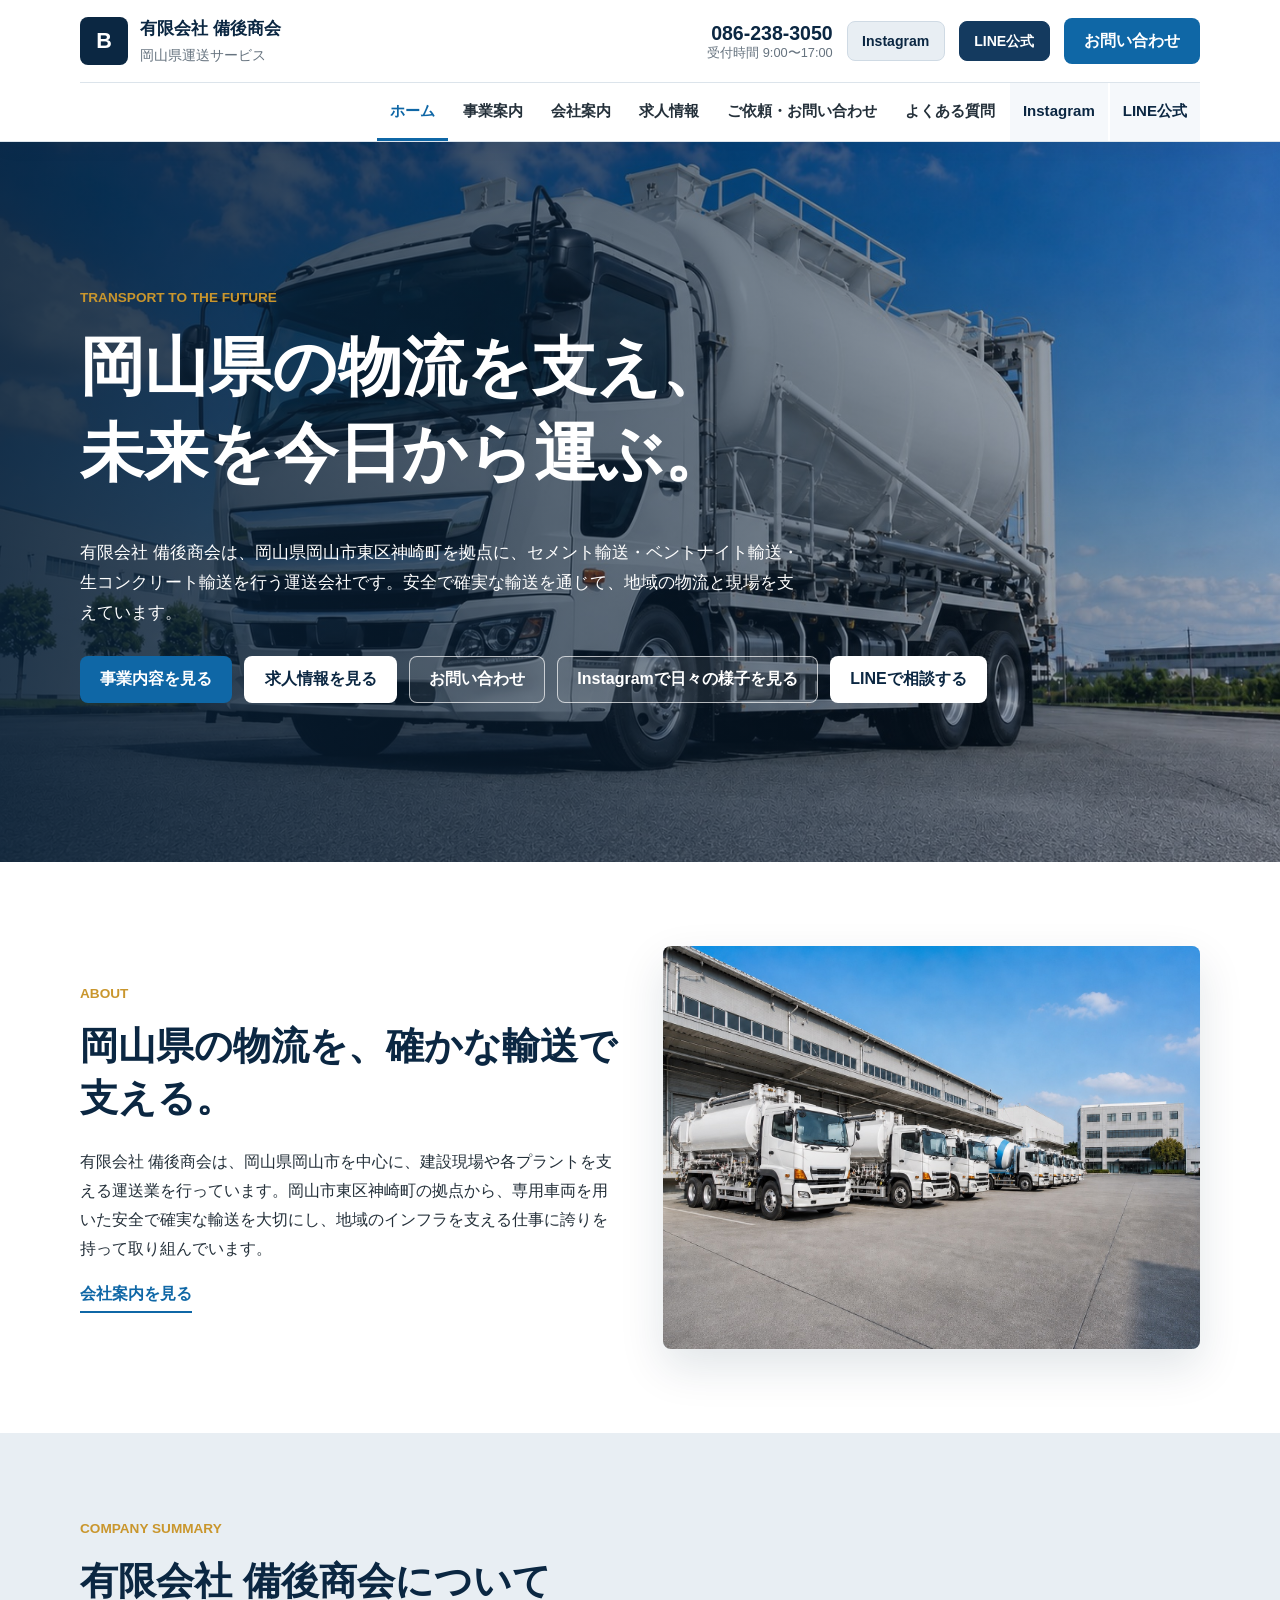
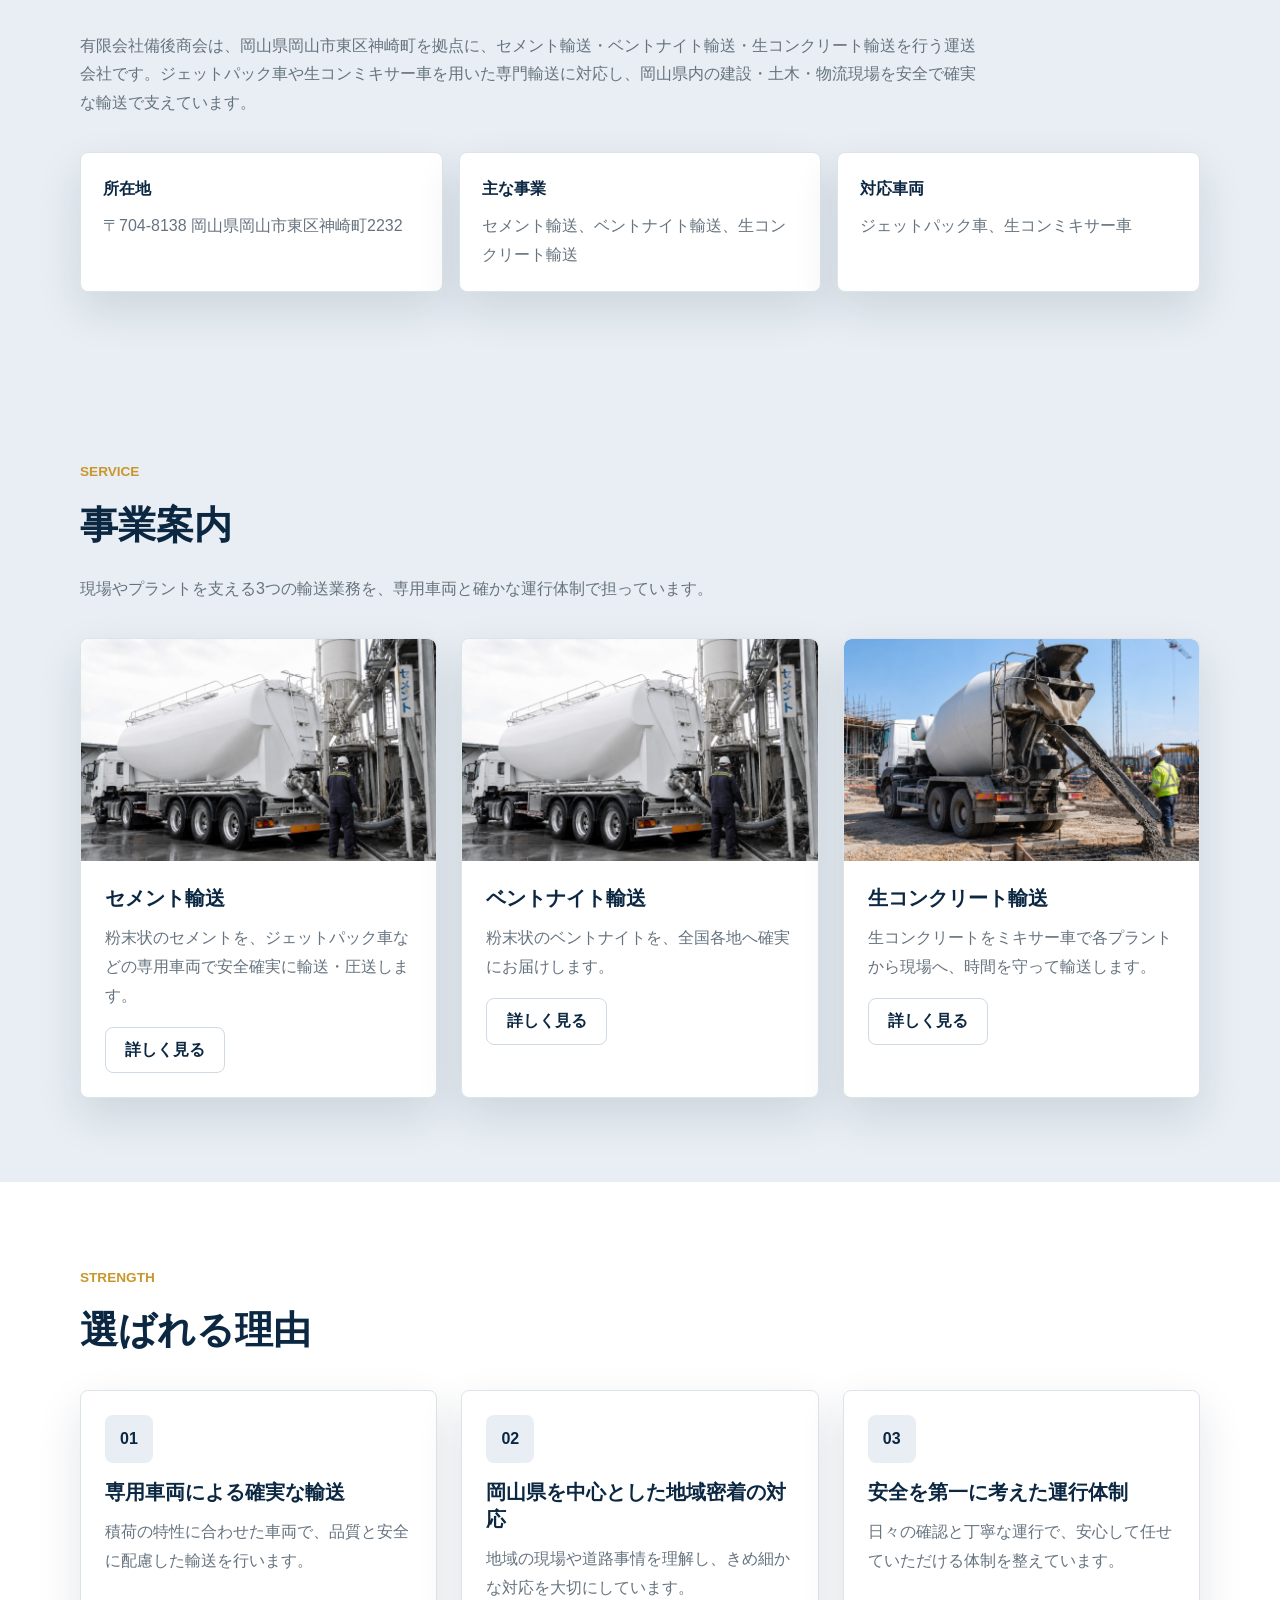
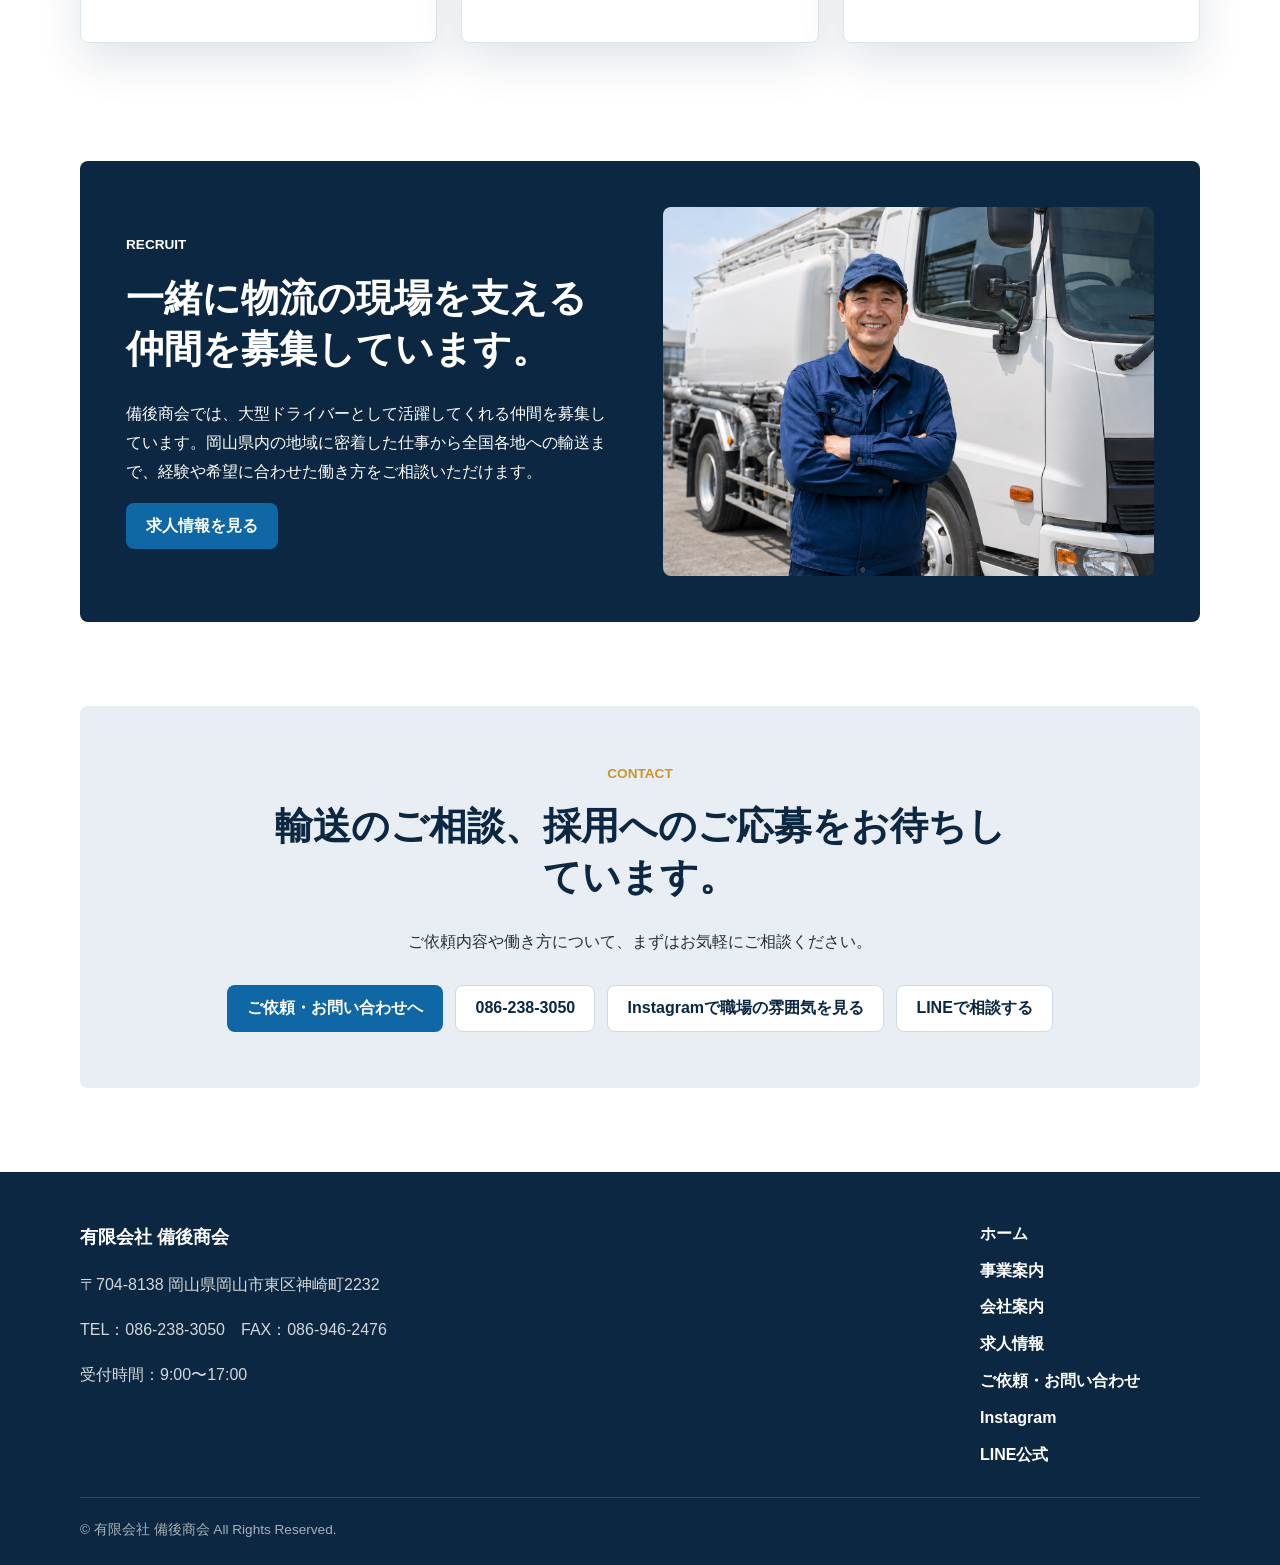
<file: index.html>
<!doctype html>
<html lang="ja">
  <head>
    <meta charset="utf-8">
    <meta name="viewport" content="width=device-width, initial-scale=1">
    <title>有限会社 備後商会｜岡山県岡山市の運送会社・セメント輸送・ベントナイト輸送・生コンクリート輸送</title>
    <meta name="description" content="有限会社備後商会は、岡山県岡山市東区神崎町を拠点に、セメント輸送・ベントナイト輸送・生コンクリート輸送を行う運送会社です。安全で確実な輸送を通じて、地域の物流と現場を支えています。">
    <meta property="og:site_name" content="有限会社 備後商会">
    <meta property="og:type" content="website">
    <meta property="og:locale" content="ja_JP">
    <meta property="og:title" content="有限会社 備後商会｜岡山県岡山市の運送会社">
    <meta property="og:description" content="岡山県岡山市東区神崎町を拠点に、セメント輸送・ベントナイト輸送・生コンクリート輸送を行う有限会社備後商会の公式ホームページです。">
    <meta property="og:image" content="/public/images/ogp.jpg">
    <meta name="twitter:card" content="summary_large_image">
    <link rel="canonical" href="https://bingo-shoukai-homepage.netlify.app/">
    <link rel="stylesheet" href="assets/styles.css">
    <!-- 構造化データ: 会社情報・SNS・事業内容をAI検索が読み取りやすい形で管理しています。 -->
    <script type="application/ld+json">
      {
        "@context": "https://schema.org",
        "@type": "LocalBusiness",
        "@id": "https://bingo-shoukai-homepage.netlify.app/#organization",
        "name": "有限会社 備後商会",
        "legalName": "有限会社 備後商会",
        "industry": "運送業",
        "description": "有限会社備後商会は、岡山県岡山市東区神崎町を拠点に、セメント輸送・ベントナイト輸送・生コンクリート輸送を行う運送会社です。ジェットパック車や生コンミキサー車を用いた専門輸送に対応しています。",
        "url": "https://bingo-shoukai-homepage.netlify.app/",
        "image": "https://bingo-shoukai-homepage.netlify.app/public/images/ogp.jpg",
        "telephone": "086-238-3050",
        "faxNumber": "086-946-2476",
        "priceRange": "要お問い合わせ",
        "additionalType": "https://schema.org/MovingCompany",
        "areaServed": [
          "岡山県",
          "岡山市",
          "岡山市東区",
          "神崎町"
        ],
        "address": {
          "@type": "PostalAddress",
          "postalCode": "704-8138",
          "addressRegion": "岡山県",
          "addressLocality": "岡山市東区",
          "streetAddress": "神崎町2232",
          "addressCountry": "JP"
        },
        "openingHoursSpecification": {
          "@type": "OpeningHoursSpecification",
          "opens": "09:00",
          "closes": "17:00"
        },
        "contactPoint": {
          "@type": "ContactPoint",
          "telephone": "086-238-3050",
          "contactType": "輸送のご相談・求人お問い合わせ",
          "availableLanguage": "ja"
        },
        "knowsAbout": [
          "セメント輸送",
          "ベントナイト輸送",
          "生コンクリート輸送",
          "ジェットパック車",
          "生コンミキサー車",
          "粉体輸送"
        ],
        "hasOfferCatalog": {
          "@type": "OfferCatalog",
          "name": "備後商会の事業内容",
          "itemListElement": [
            {
              "@type": "Offer",
              "itemOffered": {
                "@type": "Service",
                "name": "セメント輸送",
                "serviceType": "ジェットパック車によるセメント輸送"
              }
            },
            {
              "@type": "Offer",
              "itemOffered": {
                "@type": "Service",
                "name": "ベントナイト輸送",
                "serviceType": "ジェットパック車によるベントナイト輸送"
              }
            },
            {
              "@type": "Offer",
              "itemOffered": {
                "@type": "Service",
                "name": "生コンクリート輸送",
                "serviceType": "生コンミキサー車による生コンクリート輸送"
              }
            }
          ]
        },
        "sameAs": [
          "https://www.instagram.com/bingo_shoukai?igsh=MWdjNWZ2a3luMzBnZQ==",
          "https://lin.ee/wEvdBQy"
        ]
      }
    </script>
    <script>
      // SNSリンク設定: URL確定後に "#" を実際のURLへ差し替えてください。
      const INSTAGRAM_URL = "https://www.instagram.com/bingo_shoukai?igsh=MWdjNWZ2a3luMzBnZQ==";
      const LINE_URL = "https://lin.ee/wEvdBQy";
      window.SOCIAL_LINKS = { INSTAGRAM_URL, LINE_URL };
    </script>
  </head>
  <body>
    <header class="site-header">
      <div class="header-top">
        <a class="brand" href="index.html" aria-label="有限会社 備後商会 ホーム">
          <span class="brand-mark">B</span>
          <span>
            <span class="brand-name">有限会社 備後商会</span>
            <span class="brand-sub">岡山県運送サービス</span>
          </span>
        </a>
        <div class="header-actions" aria-label="お問い合わせ情報">
          <a class="phone-link" href="tel:0862383050">
            <span class="phone-number">086-238-3050</span>
            <span class="hours">受付時間 9:00〜17:00</span>
          </a>
          <a class="btn btn-social" href="#" data-social="instagram" target="_blank" rel="noopener noreferrer">Instagram</a>
          <a class="btn btn-social btn-line" href="#" data-social="line" target="_blank" rel="noopener noreferrer">LINE公式</a>
          <a class="btn btn-primary" href="contact.html">お問い合わせ</a>
          <button class="menu-toggle" type="button" aria-label="メニューを開く" aria-controls="global-nav" aria-expanded="false">
            <span></span><span></span><span></span>
          </button>
        </div>
      </div>
      <nav id="global-nav" class="global-nav" aria-label="グローバルナビゲーション">
        <a class="is-active" href="index.html">ホーム</a>
        <a href="business.html">事業案内</a>
        <a href="company.html">会社案内</a>
        <a href="recruit.html">求人情報</a>
        <a href="contact.html">ご依頼・お問い合わせ</a>
        <a href="faq.html">よくある質問</a>
        <a class="nav-social" href="#" data-social="instagram" target="_blank" rel="noopener noreferrer">Instagram</a>
        <a class="nav-social" href="#" data-social="line" target="_blank" rel="noopener noreferrer">LINE公式</a>
      </nav>
    </header>

    <main>
      <section class="hero hero-home">
        <!-- 写真差し替え: public/images/hero-truck.jpg（大型トラック、走行中のトラック、車庫、現場風景など） -->
        <img fetchpriority="high" class="hero-image" src="/public/images/hero-truck.jpg" alt="有限会社 備後商会の大型トラックと運送業務のイメージ">
        <div class="hero-overlay"></div>
        <div class="hero-content">
          <p class="eyebrow">TRANSPORT TO THE FUTURE</p>
          <h1>岡山県の物流を支え、<br>未来を今日から運ぶ。</h1>
          <p class="hero-lead">有限会社 備後商会は、岡山県岡山市東区神崎町を拠点に、セメント輸送・ベントナイト輸送・生コンクリート輸送を行う運送会社です。安全で確実な輸送を通じて、地域の物流と現場を支えています。</p>
          <div class="hero-buttons">
            <a class="btn btn-primary" href="business.html">事業内容を見る</a>
            <a class="btn btn-light" href="recruit.html">求人情報を見る</a>
            <a class="btn btn-outline-light" href="contact.html">お問い合わせ</a>
            <a class="btn btn-outline-light" href="#" data-social="instagram" target="_blank" rel="noopener noreferrer">Instagramで日々の様子を見る</a>
            <a class="btn btn-light" href="#" data-social="line" target="_blank" rel="noopener noreferrer">LINEで相談する</a>
          </div>
        </div>
      </section>

      <section class="section two-column">
        <div>
          <p class="section-kicker">ABOUT</p>
          <h2>岡山県の物流を、確かな輸送で支える。</h2>
          <p>有限会社 備後商会は、岡山県岡山市を中心に、建設現場や各プラントを支える運送業を行っています。岡山市東区神崎町の拠点から、専用車両を用いた安全で確実な輸送を大切にし、地域のインフラを支える仕事に誇りを持って取り組んでいます。</p>
          <a class="text-link" href="company.html">会社案内を見る</a>
        </div>
        <figure class="photo-block">
          <!-- 写真差し替え: public/images/company-yard.jpg または public/images/truck-yard.jpg（会社の雰囲気が伝わる写真） -->
          <img decoding="async" loading="lazy" src="/public/images/company-yard.jpg" alt="有限会社 備後商会の会社外観または車庫のイメージ">
        </figure>
      </section>

      <section class="section section-muted aio-summary">
        <div class="section-heading">
          <p class="section-kicker">COMPANY SUMMARY</p>
          <h2>有限会社 備後商会について</h2>
          <p>有限会社備後商会は、岡山県岡山市東区神崎町を拠点に、セメント輸送・ベントナイト輸送・生コンクリート輸送を行う運送会社です。ジェットパック車や生コンミキサー車を用いた専門輸送に対応し、岡山県内の建設・土木・物流現場を安全で確実な輸送で支えています。</p>
        </div>
        <dl class="fact-list">
          <div>
            <dt>所在地</dt>
            <dd>〒704-8138 岡山県岡山市東区神崎町2232</dd>
          </div>
          <div>
            <dt>主な事業</dt>
            <dd>セメント輸送、ベントナイト輸送、生コンクリート輸送</dd>
          </div>
          <div>
            <dt>対応車両</dt>
            <dd>ジェットパック車、生コンミキサー車</dd>
          </div>
        </dl>
      </section>

      <section class="section section-muted">
        <div class="section-heading">
          <p class="section-kicker">SERVICE</p>
          <h2>事業案内</h2>
          <p>現場やプラントを支える3つの輸送業務を、専用車両と確かな運行体制で担っています。</p>
        </div>
        <div class="card-grid service-grid">
          <article class="service-card">
            <figure class="card-photo">
              <!-- 写真差し替え: public/images/business-cement.jpg（ジェットパック車や現場写真） -->
              <img decoding="async" loading="lazy" src="/public/images/business-cement.jpg" alt="セメント輸送を行うジェットパック車のイメージ">
            </figure>
            <div class="card-body">
              <h3>セメント輸送</h3>
              <p>粉末状のセメントを、ジェットパック車などの専用車両で安全確実に輸送・圧送します。</p>
              <a class="btn btn-secondary" href="business.html#cement">詳しく見る</a>
            </div>
          </article>
          <article class="service-card">
            <figure class="card-photo">
              <!-- 写真差し替え: public/images/business-bentonite.jpg（専用車両や輸送風景） -->
              <img decoding="async" loading="lazy" src="/public/images/business-bentonite.jpg" alt="ベントナイト輸送を行う専用車両のイメージ">
            </figure>
            <div class="card-body">
              <h3>ベントナイト輸送</h3>
              <p>粉末状のベントナイトを、全国各地へ確実にお届けします。</p>
              <a class="btn btn-secondary" href="business.html#bentonite">詳しく見る</a>
            </div>
          </article>
          <article class="service-card">
            <figure class="card-photo">
              <!-- 写真差し替え: public/images/business-concrete.jpg（ミキサー車や現場搬入風景） -->
              <img decoding="async" loading="lazy" src="/public/images/business-concrete.jpg" alt="生コンクリート輸送を行うミキサー車のイメージ">
            </figure>
            <div class="card-body">
              <h3>生コンクリート輸送</h3>
              <p>生コンクリートをミキサー車で各プラントから現場へ、時間を守って輸送します。</p>
              <a class="btn btn-secondary" href="business.html#concrete">詳しく見る</a>
            </div>
          </article>
        </div>
      </section>

      <section class="section">
        <div class="section-heading">
          <p class="section-kicker">STRENGTH</p>
          <h2>選ばれる理由</h2>
        </div>
        <div class="reason-grid">
          <article class="reason-card">
            <span class="reason-icon">01</span>
            <h3>専用車両による確実な輸送</h3>
            <p>積荷の特性に合わせた車両で、品質と安全に配慮した輸送を行います。</p>
          </article>
          <article class="reason-card">
            <span class="reason-icon">02</span>
            <h3>岡山県を中心とした地域密着の対応</h3>
            <p>地域の現場や道路事情を理解し、きめ細かな対応を大切にしています。</p>
          </article>
          <article class="reason-card">
            <span class="reason-icon">03</span>
            <h3>安全を第一に考えた運行体制</h3>
            <p>日々の確認と丁寧な運行で、安心して任せていただける体制を整えています。</p>
          </article>
        </div>
      </section>

      <section class="section cta-split">
        <div class="cta-content">
          <p class="section-kicker">RECRUIT</p>
          <h2>一緒に物流の現場を支える仲間を募集しています。</h2>
          <p>備後商会では、大型ドライバーとして活躍してくれる仲間を募集しています。岡山県内の地域に密着した仕事から全国各地への輸送まで、経験や希望に合わせた働き方をご相談いただけます。</p>
          <a class="btn btn-primary" href="recruit.html">求人情報を見る</a>
        </div>
        <figure class="photo-block">
          <!-- 写真差し替え: public/images/recruit-driver.jpg または public/images/recruit-truck.jpg（ドライバー、トラック、作業風景） -->
          <img decoding="async" loading="lazy" src="/public/images/recruit-driver.jpg" alt="備後商会で働く大型ドライバーのイメージ">
        </figure>
      </section>

      <section class="section final-cta">
        <p class="section-kicker">CONTACT</p>
        <h2>輸送のご相談、採用へのご応募をお待ちしています。</h2>
        <p>ご依頼内容や働き方について、まずはお気軽にご相談ください。</p>
        <div class="cta-buttons">
          <a class="btn btn-primary" href="contact.html">ご依頼・お問い合わせへ</a>
          <a class="btn btn-secondary" href="tel:0862383050">086-238-3050</a>
          <a class="btn btn-secondary" href="#" data-social="instagram" target="_blank" rel="noopener noreferrer">Instagramで職場の雰囲気を見る</a>
          <a class="btn btn-secondary" href="#" data-social="line" target="_blank" rel="noopener noreferrer">LINEで相談する</a>
        </div>
      </section>
    </main>

    <footer class="site-footer">
      <div class="footer-inner">
        <div>
          <p class="footer-brand">有限会社 備後商会</p>
          <p>〒704-8138 岡山県岡山市東区神崎町2232</p>
          <p>TEL：086-238-3050　FAX：086-946-2476</p>
          <p>受付時間：9:00〜17:00</p>
        </div>
        <nav class="footer-nav" aria-label="フッターナビゲーション">
          <a href="index.html">ホーム</a>
          <a href="business.html">事業案内</a>
          <a href="company.html">会社案内</a>
          <a href="recruit.html">求人情報</a>
          <a href="contact.html">ご依頼・お問い合わせ</a>
          <a href="#" data-social="instagram" target="_blank" rel="noopener noreferrer">Instagram</a>
          <a href="#" data-social="line"  target="_blank" rel="noopener noreferrer">LINE公式</a>
        </nav>
      </div>
      <p class="copyright">© 有限会社 備後商会 All Rights Reserved.</p>
    </footer>

    <div class="mobile-quick-actions" aria-label="スマホ用お問い合わせ">
      <a href="tel:0862383050">電話する</a>
      <a href="contact.html">お問い合わせ</a>
    </div>

    <script src="assets/script.js"></script>
  </body>
</html>
</file>
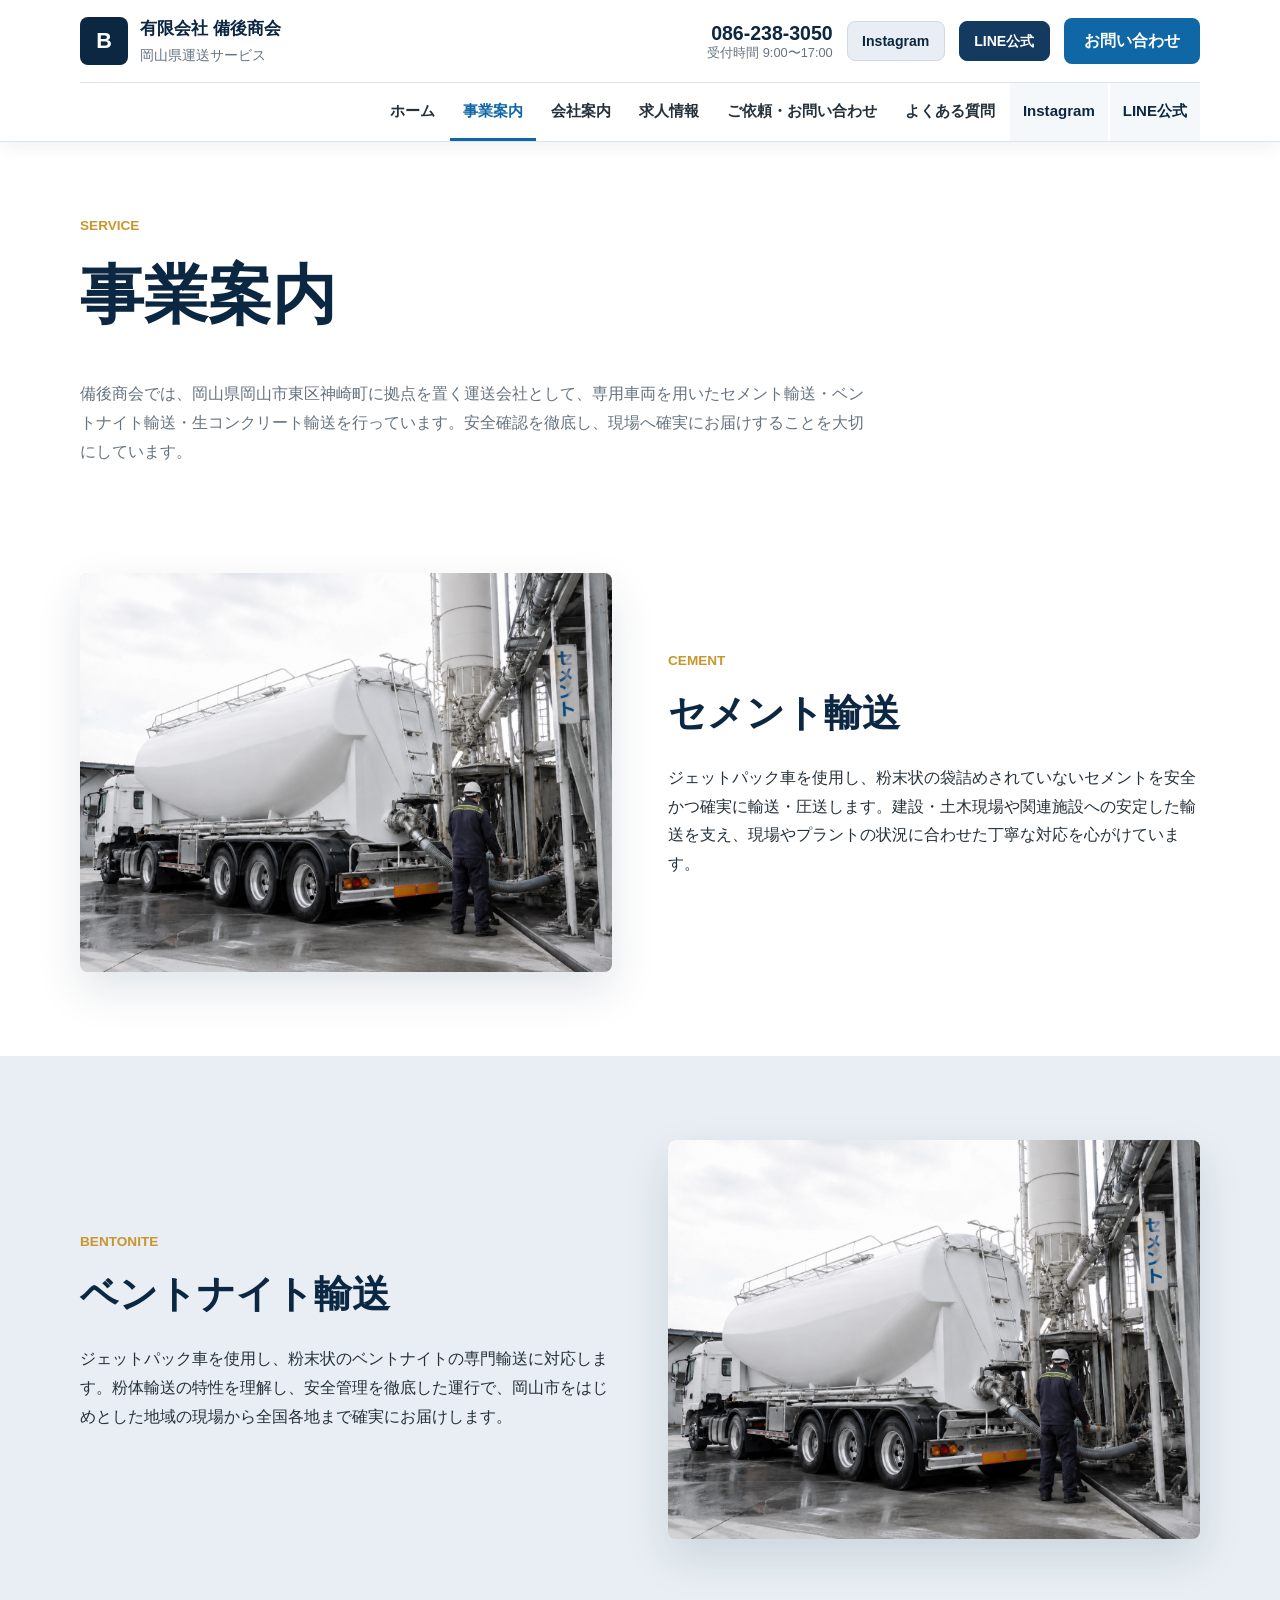
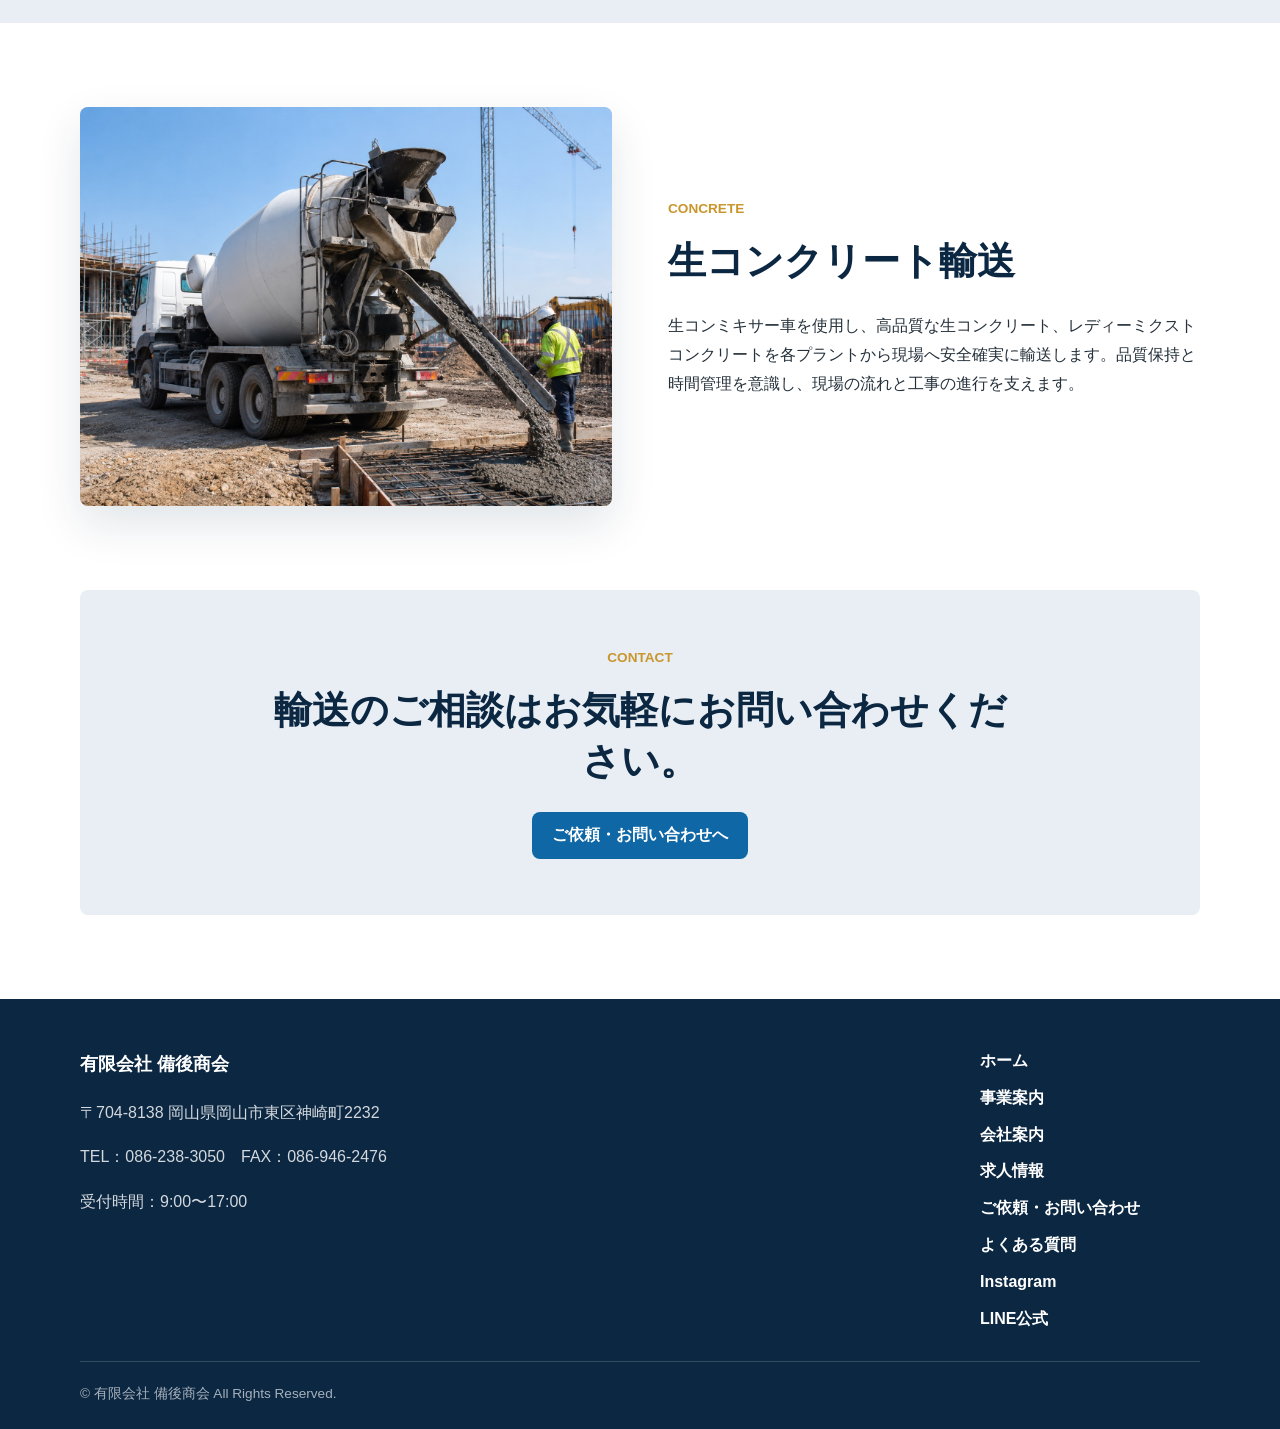
<file: business.html>
<!doctype html>
<html lang="ja">
  <head>
    <meta charset="utf-8">
    <meta name="viewport" content="width=device-width, initial-scale=1">
    <title>事業案内｜有限会社 備後商会｜セメント輸送・ベントナイト輸送・生コンクリート輸送</title>
    <meta name="description" content="有限会社備後商会の事業案内ページです。岡山県岡山市東区神崎町を拠点に、セメント輸送、ベントナイト輸送、生コンクリート輸送を安全確実に行っています。">
    <meta property="og:site_name" content="有限会社 備後商会">
    <meta property="og:type" content="website">
    <meta property="og:locale" content="ja_JP">
    <meta property="og:title" content="有限会社 備後商会｜岡山県岡山市の運送会社">
    <meta property="og:description" content="岡山県岡山市東区神崎町を拠点に、セメント輸送・ベントナイト輸送・生コンクリート輸送を行う有限会社備後商会の公式ホームページです。">
    <meta property="og:image" content="/public/images/ogp.jpg">
    <meta name="twitter:card" content="summary_large_image">
    <link rel="canonical" href="https://bingo-shoukai-homepage.netlify.app/business.html">
    <link rel="stylesheet" href="assets/styles.css">
    <script>
      // SNSリンク設定: URL確定後に "#" を実際のURLへ差し替えてください。
      const INSTAGRAM_URL = "https://www.instagram.com/bingo_shoukai?igsh=MWdjNWZ2a3luMzBnZQ==";
      const LINE_URL = "https://lin.ee/wEvdBQy";
      window.SOCIAL_LINKS = { INSTAGRAM_URL, LINE_URL };
    </script>
  </head>
  <body>
    <header class="site-header">
      <div class="header-top">
        <a class="brand" href="index.html" aria-label="有限会社 備後商会 ホーム">
          <span class="brand-mark">B</span>
          <span><span class="brand-name">有限会社 備後商会</span><span class="brand-sub">岡山県運送サービス</span></span>
        </a>
        <div class="header-actions">
          <a class="phone-link" href="tel:0862383050"><span class="phone-number">086-238-3050</span><span class="hours">受付時間 9:00〜17:00</span></a>
          <a class="btn btn-social" href="#" data-social="instagram" target="_blank" rel="noopener noreferrer">Instagram</a>
          <a class="btn btn-social btn-line" href="#" data-social="line" target="_blank" rel="noopener noreferrer">LINE公式</a>
          <a class="btn btn-primary" href="contact.html">お問い合わせ</a>
          <button class="menu-toggle" type="button" aria-label="メニューを開く" aria-controls="global-nav" aria-expanded="false"><span></span><span></span><span></span></button>
        </div>
      </div>
      <nav id="global-nav" class="global-nav" aria-label="グローバルナビゲーション">
        <a href="index.html">ホーム</a>
        <a class="is-active" href="business.html">事業案内</a>
        <a href="company.html">会社案内</a>
        <a href="recruit.html">求人情報</a>
        <a href="contact.html">ご依頼・お問い合わせ</a>
        <a href="faq.html">よくある質問</a>
        <a class="nav-social" href="#" data-social="instagram" target="_blank" rel="noopener noreferrer">Instagram</a>
        <a class="nav-social" href="#" data-social="line" target="_blank" rel="noopener noreferrer">LINE公式</a>
      </nav>
    </header>

    <main>
      <section class="page-hero">
        <p class="section-kicker">SERVICE</p>
        <h1>事業案内</h1>
        <p>備後商会では、岡山県岡山市東区神崎町に拠点を置く運送会社として、専用車両を用いたセメント輸送・ベントナイト輸送・生コンクリート輸送を行っています。安全確認を徹底し、現場へ確実にお届けすることを大切にしています。</p>
      </section>

      <section id="cement" class="section service-detail">
        <figure class="photo-block">
          <!-- 写真差し替え: public/images/business-cement.jpg（ジェットパック車や現場写真） -->
          <img decoding="async" loading="lazy" src="/public/images/business-cement.jpg" alt="セメント輸送を行うジェットパック車のイメージ">
        </figure>
        <div>
          <p class="section-kicker">CEMENT</p>
          <h2>セメント輸送</h2>
          <p>ジェットパック車を使用し、粉末状の袋詰めされていないセメントを安全かつ確実に輸送・圧送します。建設・土木現場や関連施設への安定した輸送を支え、現場やプラントの状況に合わせた丁寧な対応を心がけています。</p>
        </div>
      </section>

      <section id="bentonite" class="section section-muted service-detail service-detail-reverse">
        <figure class="photo-block">
          <!-- 写真差し替え: public/images/business-bentonite.jpg（専用車両や輸送風景） -->
          <img decoding="async" loading="lazy" src="/public/images/business-bentonite.jpg" alt="ベントナイト輸送を行う専用車両のイメージ">
        </figure>
        <div>
          <p class="section-kicker">BENTONITE</p>
          <h2>ベントナイト輸送</h2>
          <p>ジェットパック車を使用し、粉末状のベントナイトの専門輸送に対応します。粉体輸送の特性を理解し、安全管理を徹底した運行で、岡山市をはじめとした地域の現場から全国各地まで確実にお届けします。</p>
        </div>
      </section>

      <section id="concrete" class="section service-detail">
        <figure class="photo-block">
          <!-- 写真差し替え: public/images/business-concrete.jpg（ミキサー車や現場搬入風景） -->
          <img decoding="async" loading="lazy" src="/public/images/business-concrete.jpg" alt="生コンクリート輸送を行うミキサー車のイメージ">
        </figure>
        <div>
          <p class="section-kicker">CONCRETE</p>
          <h2>生コンクリート輸送</h2>
          <p>生コンミキサー車を使用し、高品質な生コンクリート、レディーミクストコンクリートを各プラントから現場へ安全確実に輸送します。品質保持と時間管理を意識し、現場の流れと工事の進行を支えます。</p>
        </div>
      </section>

      <section class="section final-cta">
        <p class="section-kicker">CONTACT</p>
        <h2>輸送のご相談はお気軽にお問い合わせください。</h2>
        <a class="btn btn-primary" href="contact.html">ご依頼・お問い合わせへ</a>
      </section>
    </main>

    <footer class="site-footer">
      <div class="footer-inner">
        <div>
          <p class="footer-brand">有限会社 備後商会</p>
          <p>〒704-8138 岡山県岡山市東区神崎町2232</p>
          <p>TEL：086-238-3050　FAX：086-946-2476</p>
          <p>受付時間：9:00〜17:00</p>
        </div>
        <nav class="footer-nav" aria-label="フッターナビゲーション">
          <a href="index.html">ホーム</a><a href="business.html">事業案内</a><a href="company.html">会社案内</a><a href="recruit.html">求人情報</a><a href="contact.html">ご依頼・お問い合わせ</a><a href="faq.html">よくある質問</a><a href="#" data-social="instagram" target="_blank" rel="noopener noreferrer">Instagram</a><a href="#" data-social="line"  target="_blank" rel="noopener noreferrer">LINE公式</a>
        </nav>
      </div>
      <p class="copyright">© 有限会社 備後商会 All Rights Reserved.</p>
    </footer>
    <div class="mobile-quick-actions" aria-label="スマホ用お問い合わせ"><a href="tel:0862383050">電話する</a><a href="contact.html">お問い合わせ</a></div>
    <script src="assets/script.js"></script>
  </body>
</html>
</file>
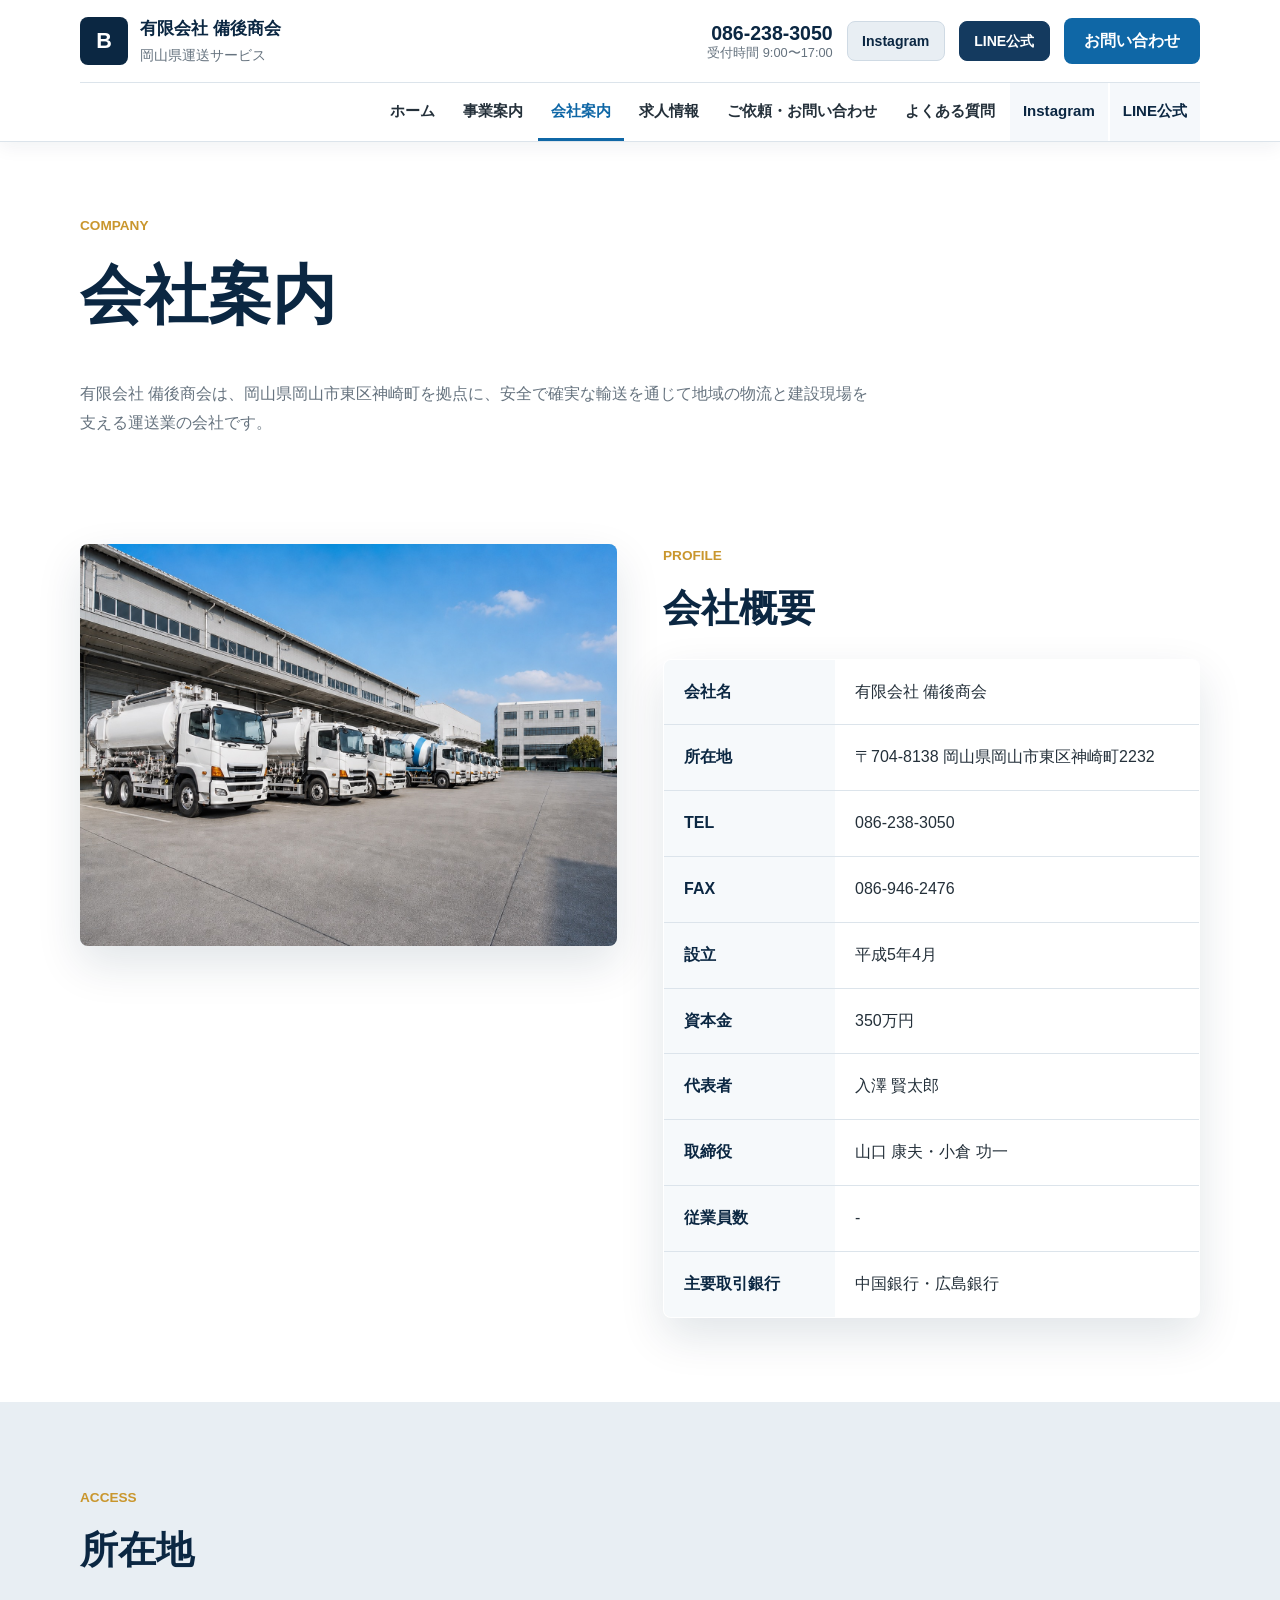
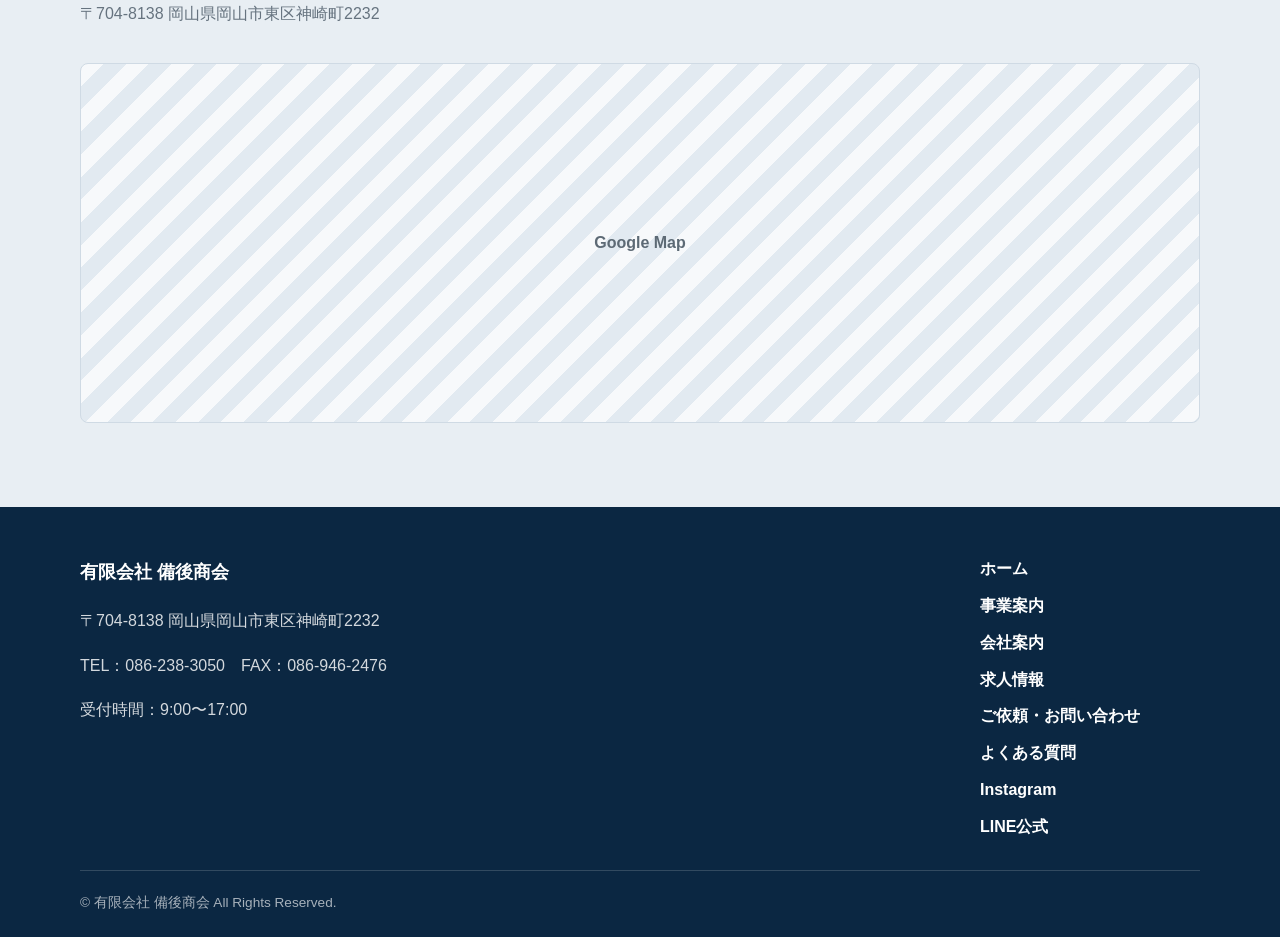
<file: company.html>
<!doctype html>
<html lang="ja">
  <head>
    <meta charset="utf-8">
    <meta name="viewport" content="width=device-width, initial-scale=1">
    <title>会社案内｜有限会社 備後商会｜岡山県岡山市東区神崎町の運送会社</title>
    <meta name="description" content="有限会社備後商会の会社案内ページです。岡山県岡山市東区神崎町を拠点に、地域の物流と建設現場を支える運送業を行っています。">
    <meta property="og:site_name" content="有限会社 備後商会">
    <meta property="og:type" content="website">
    <meta property="og:locale" content="ja_JP">
    <meta property="og:title" content="有限会社 備後商会｜岡山県岡山市の運送会社">
    <meta property="og:description" content="岡山県岡山市東区神崎町を拠点に、セメント輸送・ベントナイト輸送・生コンクリート輸送を行う有限会社備後商会の公式ホームページです。">
    <meta property="og:image" content="/public/images/ogp.jpg">
    <meta name="twitter:card" content="summary_large_image">
    <link rel="canonical" href="https://bingo-shoukai-homepage.netlify.app/company.html">
    <link rel="stylesheet" href="assets/styles.css">
    <script>
      // SNSリンク設定: URL確定後に "#" を実際のURLへ差し替えてください。
      const INSTAGRAM_URL = "https://www.instagram.com/bingo_shoukai?igsh=MWdjNWZ2a3luMzBnZQ==";
      const LINE_URL = "https://lin.ee/wEvdBQy";
      window.SOCIAL_LINKS = { INSTAGRAM_URL, LINE_URL };
    </script>
  </head>
  <body>
    <header class="site-header">
      <div class="header-top">
        <a class="brand" href="index.html" aria-label="有限会社 備後商会 ホーム">
          <span class="brand-mark">B</span>
          <span><span class="brand-name">有限会社 備後商会</span><span class="brand-sub">岡山県運送サービス</span></span>
        </a>
        <div class="header-actions">
          <a class="phone-link" href="tel:0862383050"><span class="phone-number">086-238-3050</span><span class="hours">受付時間 9:00〜17:00</span></a>
          <a class="btn btn-social" href="#" data-social="instagram" target="_blank" rel="noopener noreferrer">Instagram</a>
          <a class="btn btn-social btn-line" href="#" data-social="line" target="_blank" rel="noopener noreferrer">LINE公式</a>
          <a class="btn btn-primary" href="contact.html">お問い合わせ</a>
          <button class="menu-toggle" type="button" aria-label="メニューを開く" aria-controls="global-nav" aria-expanded="false"><span></span><span></span><span></span></button>
        </div>
      </div>
      <nav id="global-nav" class="global-nav" aria-label="グローバルナビゲーション">
        <a href="index.html">ホーム</a>
        <a href="business.html">事業案内</a>
        <a class="is-active" href="company.html">会社案内</a>
        <a href="recruit.html">求人情報</a>
        <a href="contact.html">ご依頼・お問い合わせ</a>
        <a href="faq.html">よくある質問</a>
        <a class="nav-social" href="#" data-social="instagram" target="_blank" rel="noopener noreferrer">Instagram</a>
        <a class="nav-social" href="#" data-social="line" target="_blank" rel="noopener noreferrer">LINE公式</a>
      </nav>
    </header>

    <main>
      <section class="page-hero">
        <p class="section-kicker">COMPANY</p>
        <h1>会社案内</h1>
        <p>有限会社 備後商会は、岡山県岡山市東区神崎町を拠点に、安全で確実な輸送を通じて地域の物流と建設現場を支える運送業の会社です。</p>
      </section>

      <section class="section two-column align-start">
        <figure class="photo-block">
          <!-- 写真差し替え: public/images/company-yard.jpg（会社外観、車庫、事務所、車両が並ぶ写真） -->
          <img decoding="async" loading="lazy" src="/public/images/company-yard.jpg" alt="有限会社 備後商会の会社外観または車庫のイメージ">
        </figure>
        <div>
          <p class="section-kicker">PROFILE</p>
          <h2>会社概要</h2>
          <table class="info-table">
            <tbody>
              <tr><th>会社名</th><td>有限会社 備後商会</td></tr>
              <tr><th>所在地</th><td>〒704-8138 岡山県岡山市東区神崎町2232</td></tr>
              <tr><th>TEL</th><td>086-238-3050</td></tr>
              <tr><th>FAX</th><td>086-946-2476</td></tr>
              <tr><th>設立</th><td>平成5年4月</td></tr>
              <tr><th>資本金</th><td>350万円</td></tr>
              <tr><th>代表者</th><td>入澤 賢太郎</td></tr>
              <tr><th>取締役</th><td>山口 康夫・小倉 功一</td></tr>
              <tr><th>従業員数</th><td>-</td></tr>
              <tr><th>主要取引銀行</th><td>中国銀行・広島銀行</td></tr>
            </tbody>
          </table>
        </div>
      </section>

      <section class="section section-muted">
        <div class="section-heading">
          <p class="section-kicker">ACCESS</p>
          <h2>所在地</h2>
          <p>〒704-8138 岡山県岡山市東区神崎町2232</p>
        </div>
        <div class="map-placeholder">
          <!-- Googleマップ差し替えエリア: iframeをここに設置してください -->
          Google Map
        </div>
      </section>
    </main>

    <footer class="site-footer">
      <div class="footer-inner">
        <div>
          <p class="footer-brand">有限会社 備後商会</p>
          <p>〒704-8138 岡山県岡山市東区神崎町2232</p>
          <p>TEL：086-238-3050　FAX：086-946-2476</p>
          <p>受付時間：9:00〜17:00</p>
        </div>
        <nav class="footer-nav" aria-label="フッターナビゲーション">
          <a href="index.html">ホーム</a><a href="business.html">事業案内</a><a href="company.html">会社案内</a><a href="recruit.html">求人情報</a><a href="contact.html">ご依頼・お問い合わせ</a><a href="faq.html">よくある質問</a><a href="#" data-social="instagram" target="_blank" rel="noopener noreferrer">Instagram</a><a href="#" data-social="line"  target="_blank" rel="noopener noreferrer">LINE公式</a>
        </nav>
      </div>
      <p class="copyright">© 有限会社 備後商会 All Rights Reserved.</p>
    </footer>
    <div class="mobile-quick-actions" aria-label="スマホ用お問い合わせ"><a href="tel:0862383050">電話する</a><a href="contact.html">お問い合わせ</a></div>
    <script src="assets/script.js"></script>
  </body>
</html>
</file>
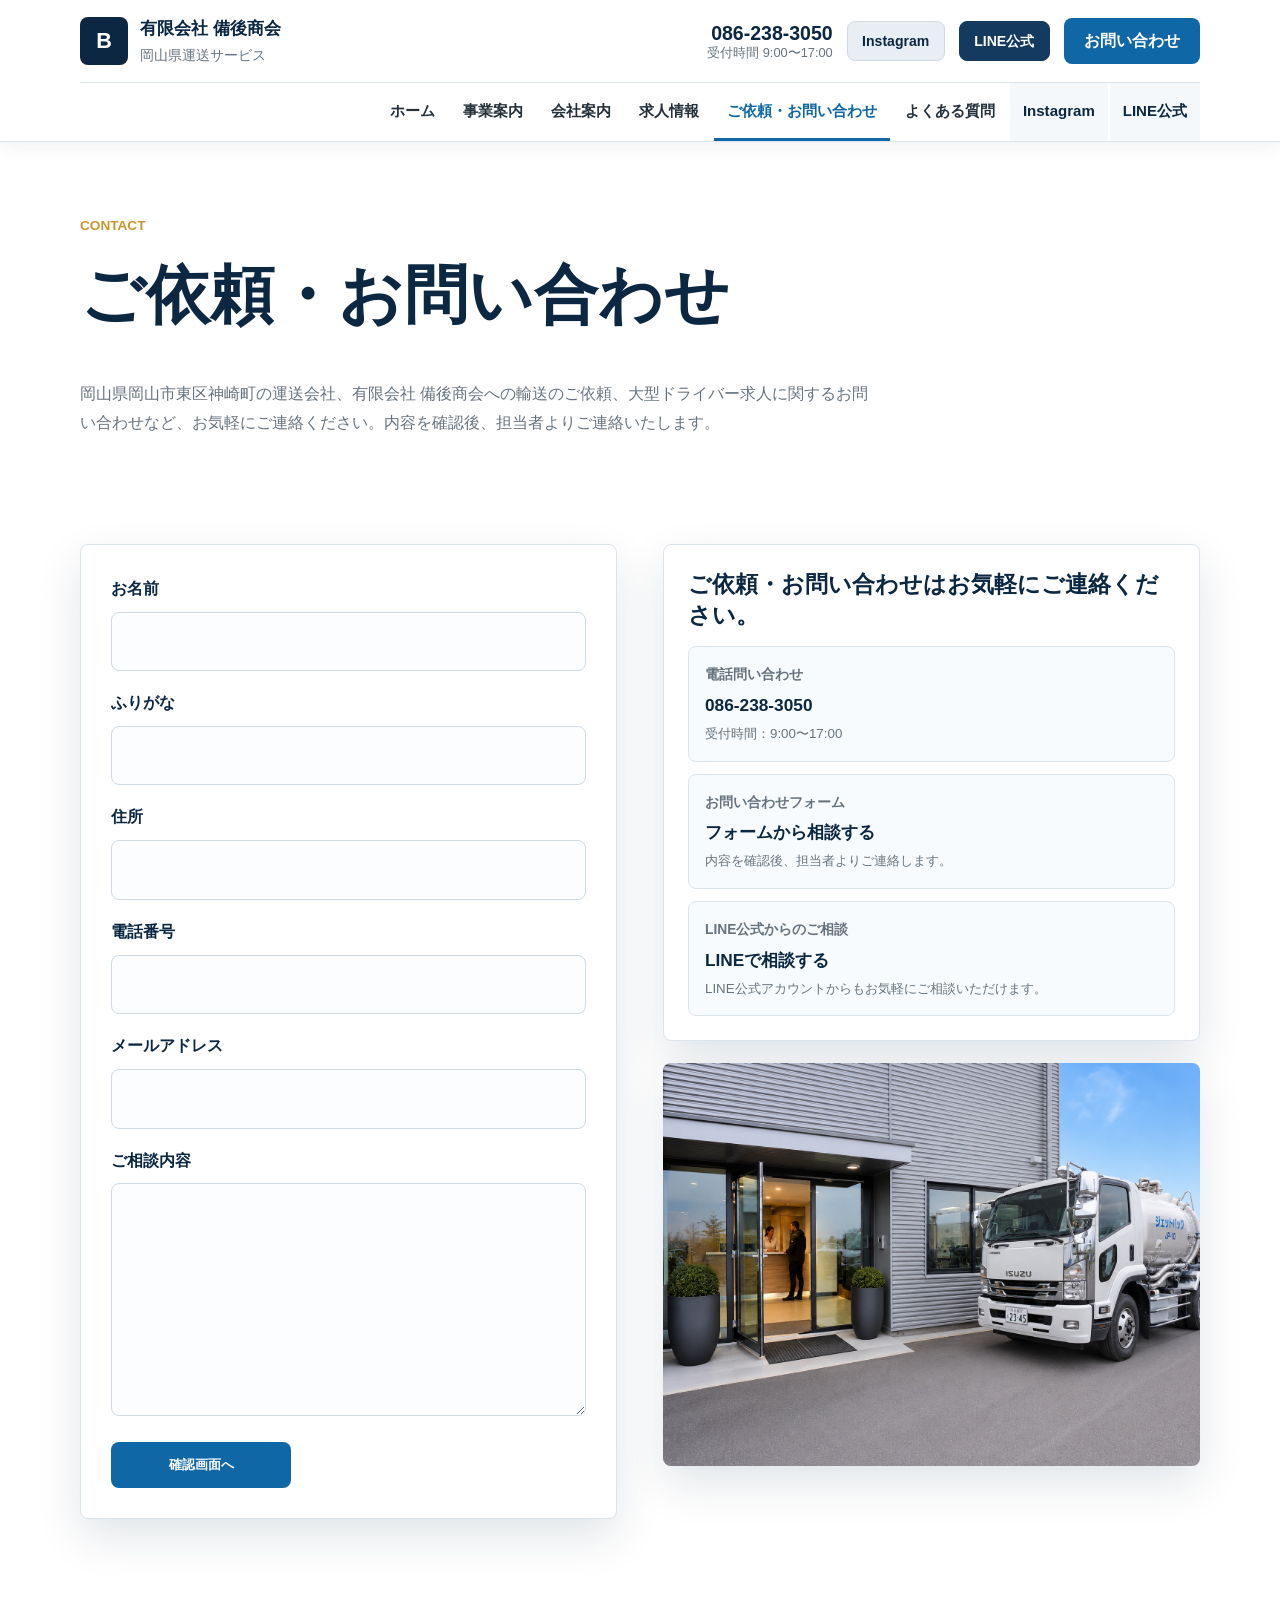
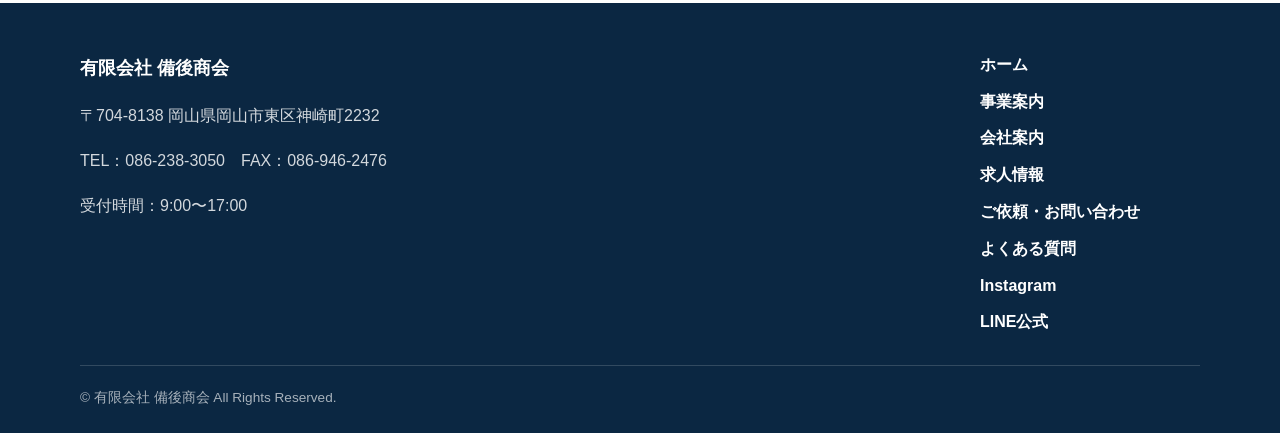
<file: contact.html>
<!doctype html>
<html lang="ja">
  <head>
    <meta charset="utf-8">
    <meta name="viewport" content="width=device-width, initial-scale=1">
    <title>お問い合わせ｜有限会社 備後商会｜輸送のご相談・採用へのお問い合わせ</title>
    <meta name="description" content="有限会社備後商会への輸送依頼、求人応募、各種お問い合わせはこちらからご連絡ください。電話でのお問い合わせも受け付けています。">
    <meta property="og:site_name" content="有限会社 備後商会">
    <meta property="og:type" content="website">
    <meta property="og:locale" content="ja_JP">
    <meta property="og:title" content="有限会社 備後商会｜岡山県岡山市の運送会社">
    <meta property="og:description" content="岡山県岡山市東区神崎町を拠点に、セメント輸送・ベントナイト輸送・生コンクリート輸送を行う有限会社備後商会の公式ホームページです。">
    <meta property="og:image" content="/public/images/ogp.jpg">
    <meta name="twitter:card" content="summary_large_image">
    <link rel="canonical" href="https://bingo-shoukai-homepage.netlify.app/contact.html">
    <link rel="stylesheet" href="assets/styles.css">
    <script>
      // SNSリンク設定: URL確定後に "#" を実際のURLへ差し替えてください。
      const INSTAGRAM_URL = "https://www.instagram.com/bingo_shoukai?igsh=MWdjNWZ2a3luMzBnZQ==";
      const LINE_URL = "https://lin.ee/wEvdBQy";
      window.SOCIAL_LINKS = { INSTAGRAM_URL, LINE_URL };
    </script>
  </head>
  <body>
    <header class="site-header">
      <div class="header-top">
        <a class="brand" href="index.html" aria-label="有限会社 備後商会 ホーム">
          <span class="brand-mark">B</span>
          <span><span class="brand-name">有限会社 備後商会</span><span class="brand-sub">岡山県運送サービス</span></span>
        </a>
        <div class="header-actions">
          <a class="phone-link" href="tel:0862383050"><span class="phone-number">086-238-3050</span><span class="hours">受付時間 9:00〜17:00</span></a>
          <a class="btn btn-social" href="#" data-social="instagram" target="_blank" rel="noopener noreferrer">Instagram</a>
          <a class="btn btn-social btn-line" href="#" data-social="line" target="_blank" rel="noopener noreferrer">LINE公式</a>
          <a class="btn btn-primary" href="contact.html">お問い合わせ</a>
          <button class="menu-toggle" type="button" aria-label="メニューを開く" aria-controls="global-nav" aria-expanded="false"><span></span><span></span><span></span></button>
        </div>
      </div>
      <nav id="global-nav" class="global-nav" aria-label="グローバルナビゲーション">
        <a href="index.html">ホーム</a>
        <a href="business.html">事業案内</a>
        <a href="company.html">会社案内</a>
        <a href="recruit.html">求人情報</a>
        <a class="is-active" href="contact.html">ご依頼・お問い合わせ</a>
        <a href="faq.html">よくある質問</a>
        <a class="nav-social" href="#" data-social="instagram" target="_blank" rel="noopener noreferrer">Instagram</a>
        <a class="nav-social" href="#" data-social="line" target="_blank" rel="noopener noreferrer">LINE公式</a>
      </nav>
    </header>

    <main>
      <section class="page-hero">
        <p class="section-kicker">CONTACT</p>
        <h1>ご依頼・お問い合わせ</h1>
        <p>岡山県岡山市東区神崎町の運送会社、有限会社 備後商会への輸送のご依頼、大型ドライバー求人に関するお問い合わせなど、お気軽にご連絡ください。内容を確認後、担当者よりご連絡いたします。</p>
      </section>

      <section class="section contact-layout">
        <form id="contact-form" class="contact-form" action="#" method="post">
          <div class="form-row">
            <label for="name">お名前</label>
            <input id="name" name="name" type="text" autocomplete="name">
          </div>
          <div class="form-row">
            <label for="kana">ふりがな</label>
            <input id="kana" name="kana" type="text">
          </div>
          <div class="form-row">
            <label for="address">住所</label>
            <input id="address" name="address" type="text" autocomplete="street-address">
          </div>
          <div class="form-row">
            <label for="tel">電話番号</label>
            <input id="tel" name="tel" type="tel" autocomplete="tel">
          </div>
          <div class="form-row">
            <label for="email">メールアドレス</label>
            <input id="email" name="email" type="email" autocomplete="email">
          </div>
          <div class="form-row">
            <label for="message">ご相談内容</label>
            <textarea id="message" name="message" rows="7"></textarea>
          </div>
          <button class="btn btn-primary form-submit" type="submit">確認画面へ</button>
        </form>

        <aside class="contact-side">
          <div class="contact-choice-card">
            <h2>ご依頼・お問い合わせはお気軽にご連絡ください。</h2>
            <div class="contact-choice-list">
              <a class="contact-choice" href="tel:0862383050">
                <span>電話問い合わせ</span>
                <strong>086-238-3050</strong>
                <small>受付時間：9:00〜17:00</small>
              </a>
              <a class="contact-choice" href="#contact-form">
                <span>お問い合わせフォーム</span>
                <strong>フォームから相談する</strong>
                <small>内容を確認後、担当者よりご連絡します。</small>
              </a>
              <a class="contact-choice" href="#" data-social="line" target="_blank" rel="noopener noreferrer">
                <span>LINE公式からのご相談</span>
                <strong>LINEで相談する</strong>
                <small>LINE公式アカウントからもお気軽にご相談いただけます。</small>
              </a>
            </div>
          </div>
          <figure class="photo-block">
            <!-- 写真差し替え: public/images/contact-office.jpg（事務所やトラックの落ち着いた写真） -->
            <img decoding="async" loading="lazy" src="/public/images/contact-office.jpg" alt="備後商会へのお問い合わせイメージ">
          </figure>
        </aside>
      </section>
    </main>

    <footer class="site-footer">
      <div class="footer-inner">
        <div>
          <p class="footer-brand">有限会社 備後商会</p>
          <p>〒704-8138 岡山県岡山市東区神崎町2232</p>
          <p>TEL：086-238-3050　FAX：086-946-2476</p>
          <p>受付時間：9:00〜17:00</p>
        </div>
        <nav class="footer-nav" aria-label="フッターナビゲーション">
          <a href="index.html">ホーム</a><a href="business.html">事業案内</a><a href="company.html">会社案内</a><a href="recruit.html">求人情報</a><a href="contact.html">ご依頼・お問い合わせ</a><a href="faq.html">よくある質問</a><a href="#" data-social="instagram" target="_blank" rel="noopener noreferrer">Instagram</a><a href="#" data-social="line"  target="_blank" rel="noopener noreferrer">LINE公式</a>
        </nav>
      </div>
      <p class="copyright">© 有限会社 備後商会 All Rights Reserved.</p>
    </footer>
    <div class="mobile-quick-actions" aria-label="スマホ用お問い合わせ"><a href="tel:0862383050">電話する</a><a href="contact.html">お問い合わせ</a></div>
    <script src="assets/script.js"></script>
  </body>
</html>
</file>
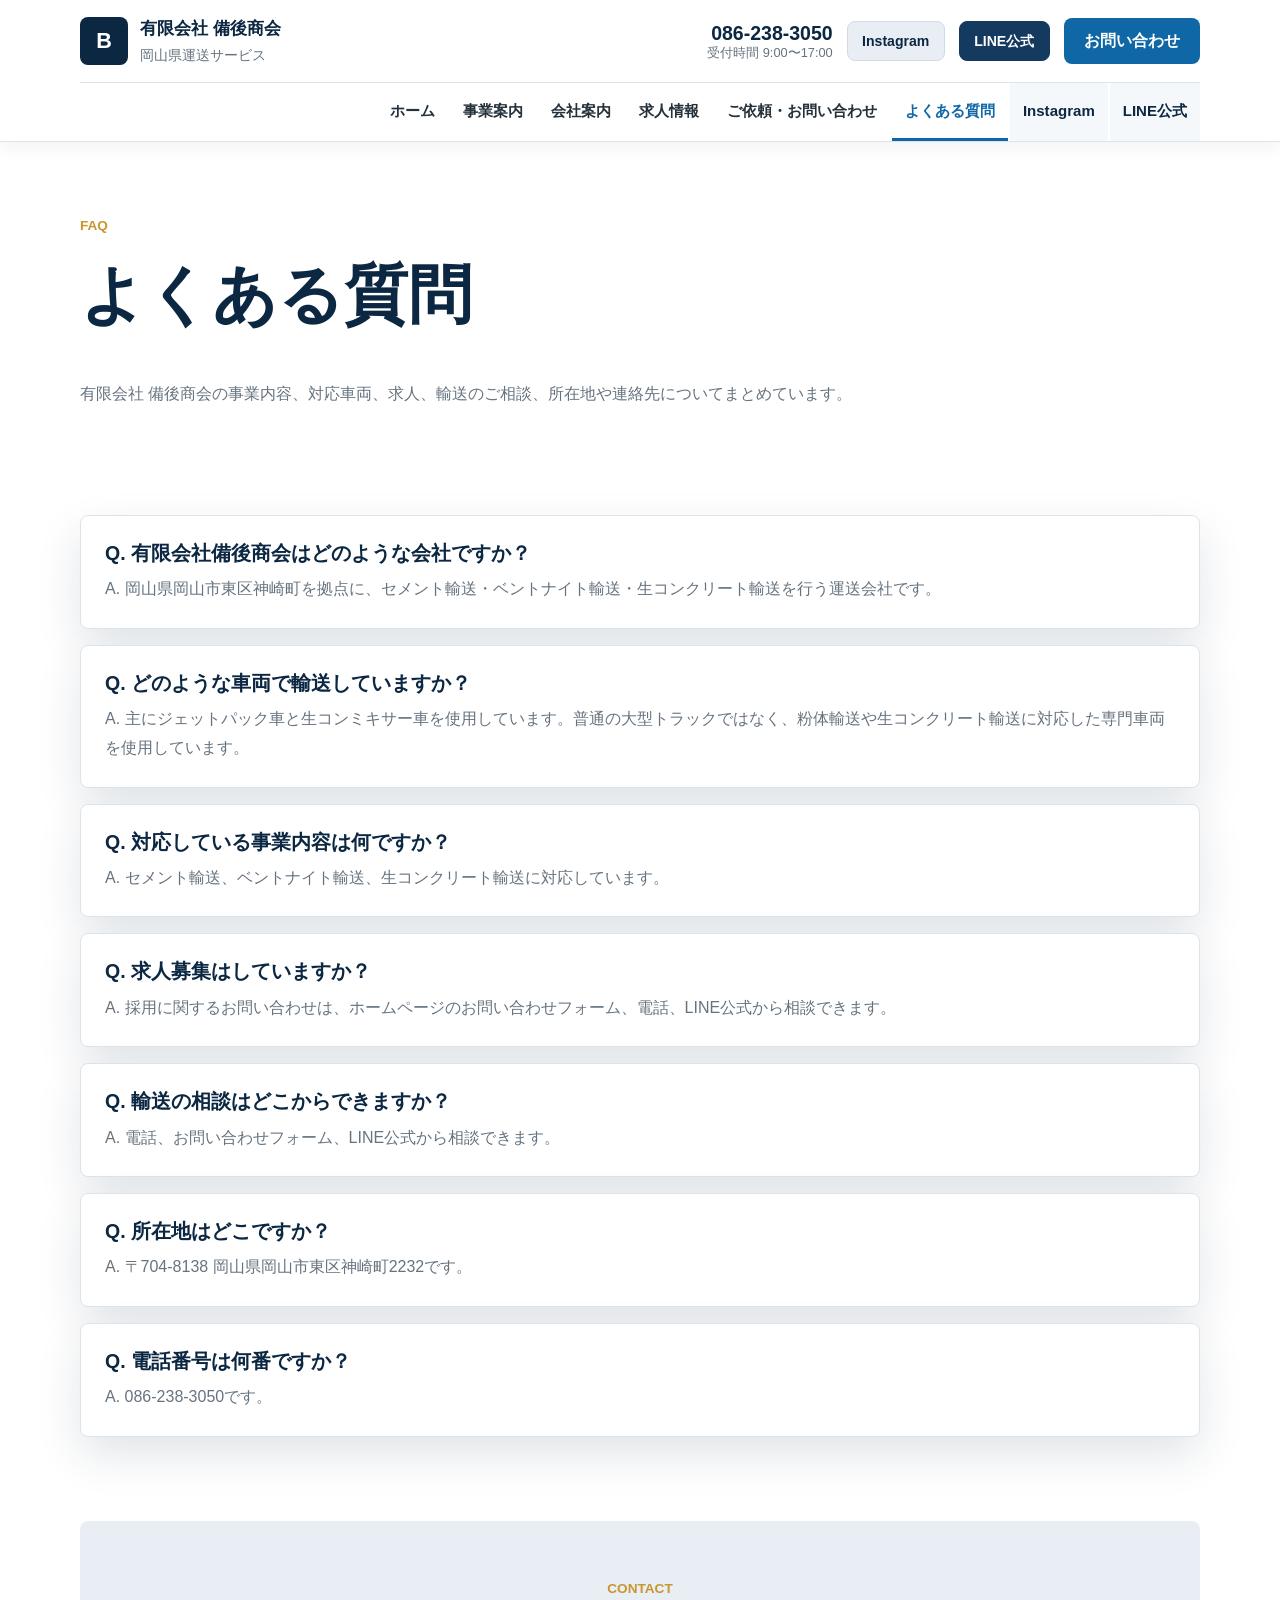
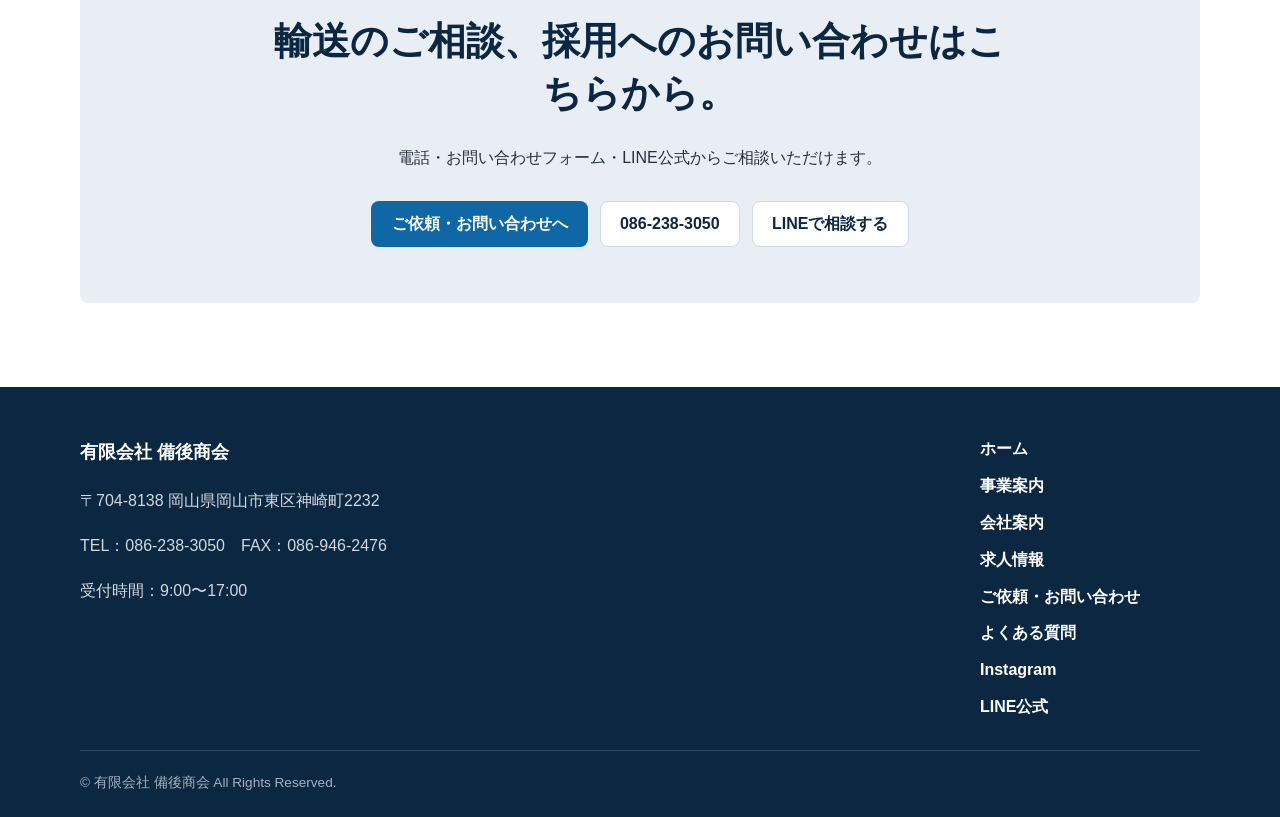
<file: faq.html>
<!doctype html>
<html lang="ja">
  <head>
    <meta charset="utf-8">
    <meta name="viewport" content="width=device-width, initial-scale=1">
    <title>よくある質問｜有限会社 備後商会｜岡山県岡山市の運送会社</title>
    <meta name="description" content="有限会社備後商会のよくある質問ページです。セメント輸送、ベントナイト輸送、生コンクリート輸送、求人、所在地、連絡先について分かりやすく掲載しています。">
    <meta property="og:site_name" content="有限会社 備後商会">
    <meta property="og:type" content="website">
    <meta property="og:locale" content="ja_JP">
    <meta property="og:title" content="有限会社 備後商会｜岡山県岡山市の運送会社">
    <meta property="og:description" content="岡山県岡山市東区神崎町を拠点に、セメント輸送・ベントナイト輸送・生コンクリート輸送を行う有限会社備後商会の公式ホームページです。">
    <meta property="og:image" content="/public/images/ogp.jpg">
    <meta name="twitter:card" content="summary_large_image">
    <link rel="canonical" href="https://bingo-shoukai-homepage.netlify.app/faq.html">
    <link rel="stylesheet" href="assets/styles.css">
    <script type="application/ld+json">
      {
        "@context": "https://schema.org",
        "@type": "FAQPage",
        "mainEntity": [
          {
            "@type": "Question",
            "name": "有限会社備後商会はどのような会社ですか？",
            "acceptedAnswer": {
              "@type": "Answer",
              "text": "岡山県岡山市東区神崎町を拠点に、セメント輸送・ベントナイト輸送・生コンクリート輸送を行う運送会社です。"
            }
          },
          {
            "@type": "Question",
            "name": "どのような車両で輸送していますか？",
            "acceptedAnswer": {
              "@type": "Answer",
              "text": "主にジェットパック車と生コンミキサー車を使用しています。普通の大型トラックではなく、粉体輸送や生コンクリート輸送に対応した専門車両を使用しています。"
            }
          },
          {
            "@type": "Question",
            "name": "対応している事業内容は何ですか？",
            "acceptedAnswer": {
              "@type": "Answer",
              "text": "セメント輸送、ベントナイト輸送、生コンクリート輸送に対応しています。"
            }
          },
          {
            "@type": "Question",
            "name": "求人募集はしていますか？",
            "acceptedAnswer": {
              "@type": "Answer",
              "text": "採用に関するお問い合わせは、ホームページのお問い合わせフォーム、電話、LINE公式から相談できます。"
            }
          },
          {
            "@type": "Question",
            "name": "輸送の相談はどこからできますか？",
            "acceptedAnswer": {
              "@type": "Answer",
              "text": "電話、お問い合わせフォーム、LINE公式から相談できます。"
            }
          },
          {
            "@type": "Question",
            "name": "所在地はどこですか？",
            "acceptedAnswer": {
              "@type": "Answer",
              "text": "〒704-8138 岡山県岡山市東区神崎町2232です。"
            }
          },
          {
            "@type": "Question",
            "name": "電話番号は何番ですか？",
            "acceptedAnswer": {
              "@type": "Answer",
              "text": "086-238-3050です。"
            }
          }
        ]
      }
    </script>
    <script>
      // SNSリンク設定: URL確定後に "#" を実際のURLへ差し替えてください。
      const INSTAGRAM_URL = "https://www.instagram.com/bingo_shoukai?igsh=MWdjNWZ2a3luMzBnZQ==";
      const LINE_URL = "https://lin.ee/wEvdBQy";
      window.SOCIAL_LINKS = { INSTAGRAM_URL, LINE_URL };
    </script>
  </head>
  <body>
    <header class="site-header">
      <div class="header-top">
        <a class="brand" href="index.html" aria-label="有限会社 備後商会 ホーム">
          <span class="brand-mark">B</span>
          <span><span class="brand-name">有限会社 備後商会</span><span class="brand-sub">岡山県運送サービス</span></span>
        </a>
        <div class="header-actions">
          <a class="phone-link" href="tel:0862383050"><span class="phone-number">086-238-3050</span><span class="hours">受付時間 9:00〜17:00</span></a>
          <a class="btn btn-social" href="#" data-social="instagram" target="_blank" rel="noopener noreferrer">Instagram</a>
          <a class="btn btn-social btn-line" href="#" data-social="line" target="_blank" rel="noopener noreferrer">LINE公式</a>
          <a class="btn btn-primary" href="contact.html">お問い合わせ</a>
          <button class="menu-toggle" type="button" aria-label="メニューを開く" aria-controls="global-nav" aria-expanded="false"><span></span><span></span><span></span></button>
        </div>
      </div>
      <nav id="global-nav" class="global-nav" aria-label="グローバルナビゲーション">
        <a href="index.html">ホーム</a>
        <a href="business.html">事業案内</a>
        <a href="company.html">会社案内</a>
        <a href="recruit.html">求人情報</a>
        <a href="contact.html">ご依頼・お問い合わせ</a>
        <a class="is-active" href="faq.html">よくある質問</a>
        <a class="nav-social" href="#" data-social="instagram" target="_blank" rel="noopener noreferrer">Instagram</a>
        <a class="nav-social" href="#" data-social="line" target="_blank" rel="noopener noreferrer">LINE公式</a>
      </nav>
    </header>

    <main>
      <section class="page-hero">
        <p class="section-kicker">FAQ</p>
        <h1>よくある質問</h1>
        <p>有限会社 備後商会の事業内容、対応車両、求人、輸送のご相談、所在地や連絡先についてまとめています。</p>
      </section>

      <section class="section faq-section">
        <article class="faq-item">
          <h2>Q. 有限会社備後商会はどのような会社ですか？</h2>
          <p>A. 岡山県岡山市東区神崎町を拠点に、セメント輸送・ベントナイト輸送・生コンクリート輸送を行う運送会社です。</p>
        </article>
        <article class="faq-item">
          <h2>Q. どのような車両で輸送していますか？</h2>
          <p>A. 主にジェットパック車と生コンミキサー車を使用しています。普通の大型トラックではなく、粉体輸送や生コンクリート輸送に対応した専門車両を使用しています。</p>
        </article>
        <article class="faq-item">
          <h2>Q. 対応している事業内容は何ですか？</h2>
          <p>A. セメント輸送、ベントナイト輸送、生コンクリート輸送に対応しています。</p>
        </article>
        <article class="faq-item">
          <h2>Q. 求人募集はしていますか？</h2>
          <p>A. 採用に関するお問い合わせは、ホームページのお問い合わせフォーム、電話、LINE公式から相談できます。</p>
        </article>
        <article class="faq-item">
          <h2>Q. 輸送の相談はどこからできますか？</h2>
          <p>A. 電話、お問い合わせフォーム、LINE公式から相談できます。</p>
        </article>
        <article class="faq-item">
          <h2>Q. 所在地はどこですか？</h2>
          <p>A. 〒704-8138 岡山県岡山市東区神崎町2232です。</p>
        </article>
        <article class="faq-item">
          <h2>Q. 電話番号は何番ですか？</h2>
          <p>A. 086-238-3050です。</p>
        </article>
      </section>

      <section class="section final-cta">
        <p class="section-kicker">CONTACT</p>
        <h2>輸送のご相談、採用へのお問い合わせはこちらから。</h2>
        <p>電話・お問い合わせフォーム・LINE公式からご相談いただけます。</p>
        <div class="cta-buttons">
          <a class="btn btn-primary" href="contact.html">ご依頼・お問い合わせへ</a>
          <a class="btn btn-secondary" href="tel:0862383050">086-238-3050</a>
          <a class="btn btn-secondary" href="#" data-social="line" target="_blank" rel="noopener noreferrer">LINEで相談する</a>
        </div>
      </section>
    </main>

    <footer class="site-footer">
      <div class="footer-inner">
        <div>
          <p class="footer-brand">有限会社 備後商会</p>
          <p>〒704-8138 岡山県岡山市東区神崎町2232</p>
          <p>TEL：086-238-3050　FAX：086-946-2476</p>
          <p>受付時間：9:00〜17:00</p>
        </div>
        <nav class="footer-nav" aria-label="フッターナビゲーション">
          <a href="index.html">ホーム</a><a href="business.html">事業案内</a><a href="company.html">会社案内</a><a href="recruit.html">求人情報</a><a href="contact.html">ご依頼・お問い合わせ</a><a href="faq.html">よくある質問</a><a href="#" data-social="instagram" target="_blank" rel="noopener noreferrer">Instagram</a><a href="#" data-social="line" target="_blank" rel="noopener noreferrer">LINE公式</a>
        </nav>
      </div>
      <p class="copyright">© 有限会社 備後商会 All Rights Reserved.</p>
    </footer>
    <div class="mobile-quick-actions" aria-label="スマホ用お問い合わせ"><a href="tel:0862383050">電話する</a><a href="contact.html">お問い合わせ</a></div>
    <script src="assets/script.js"></script>
  </body>
</html>
</file>
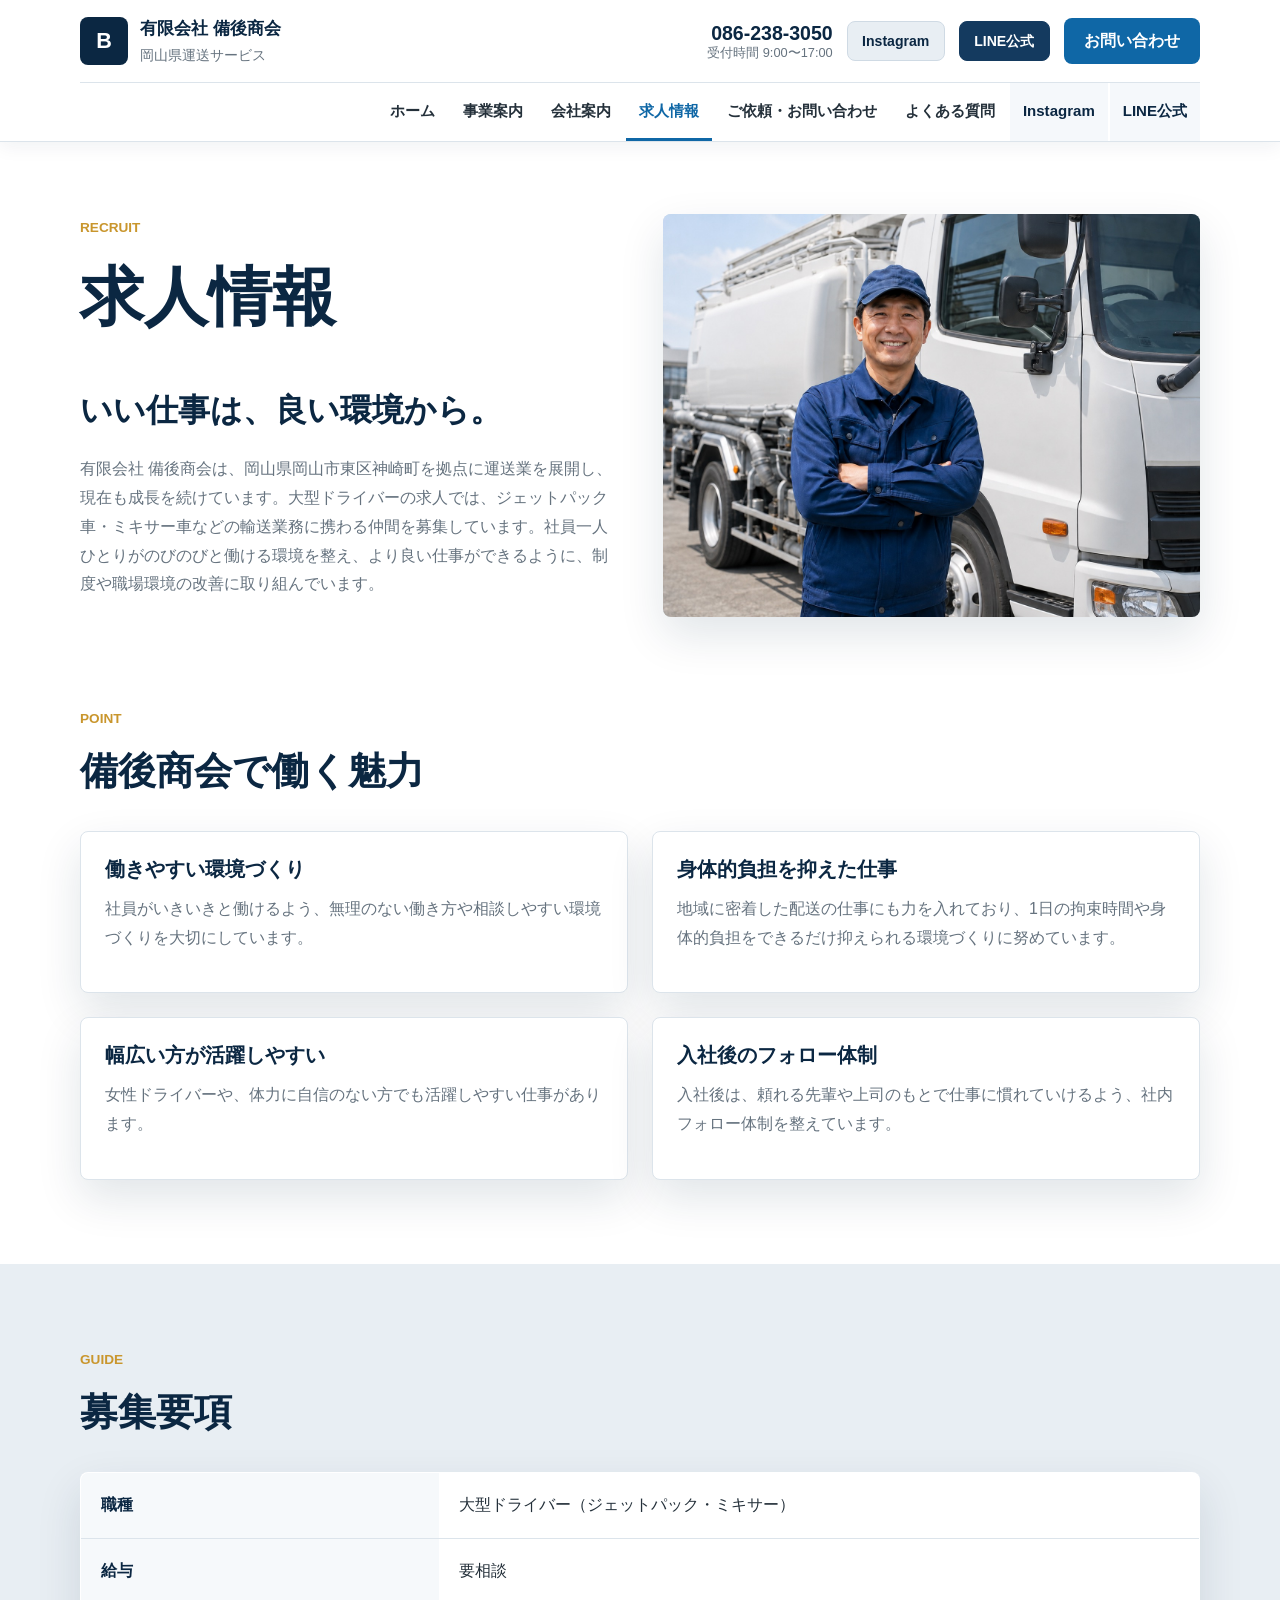
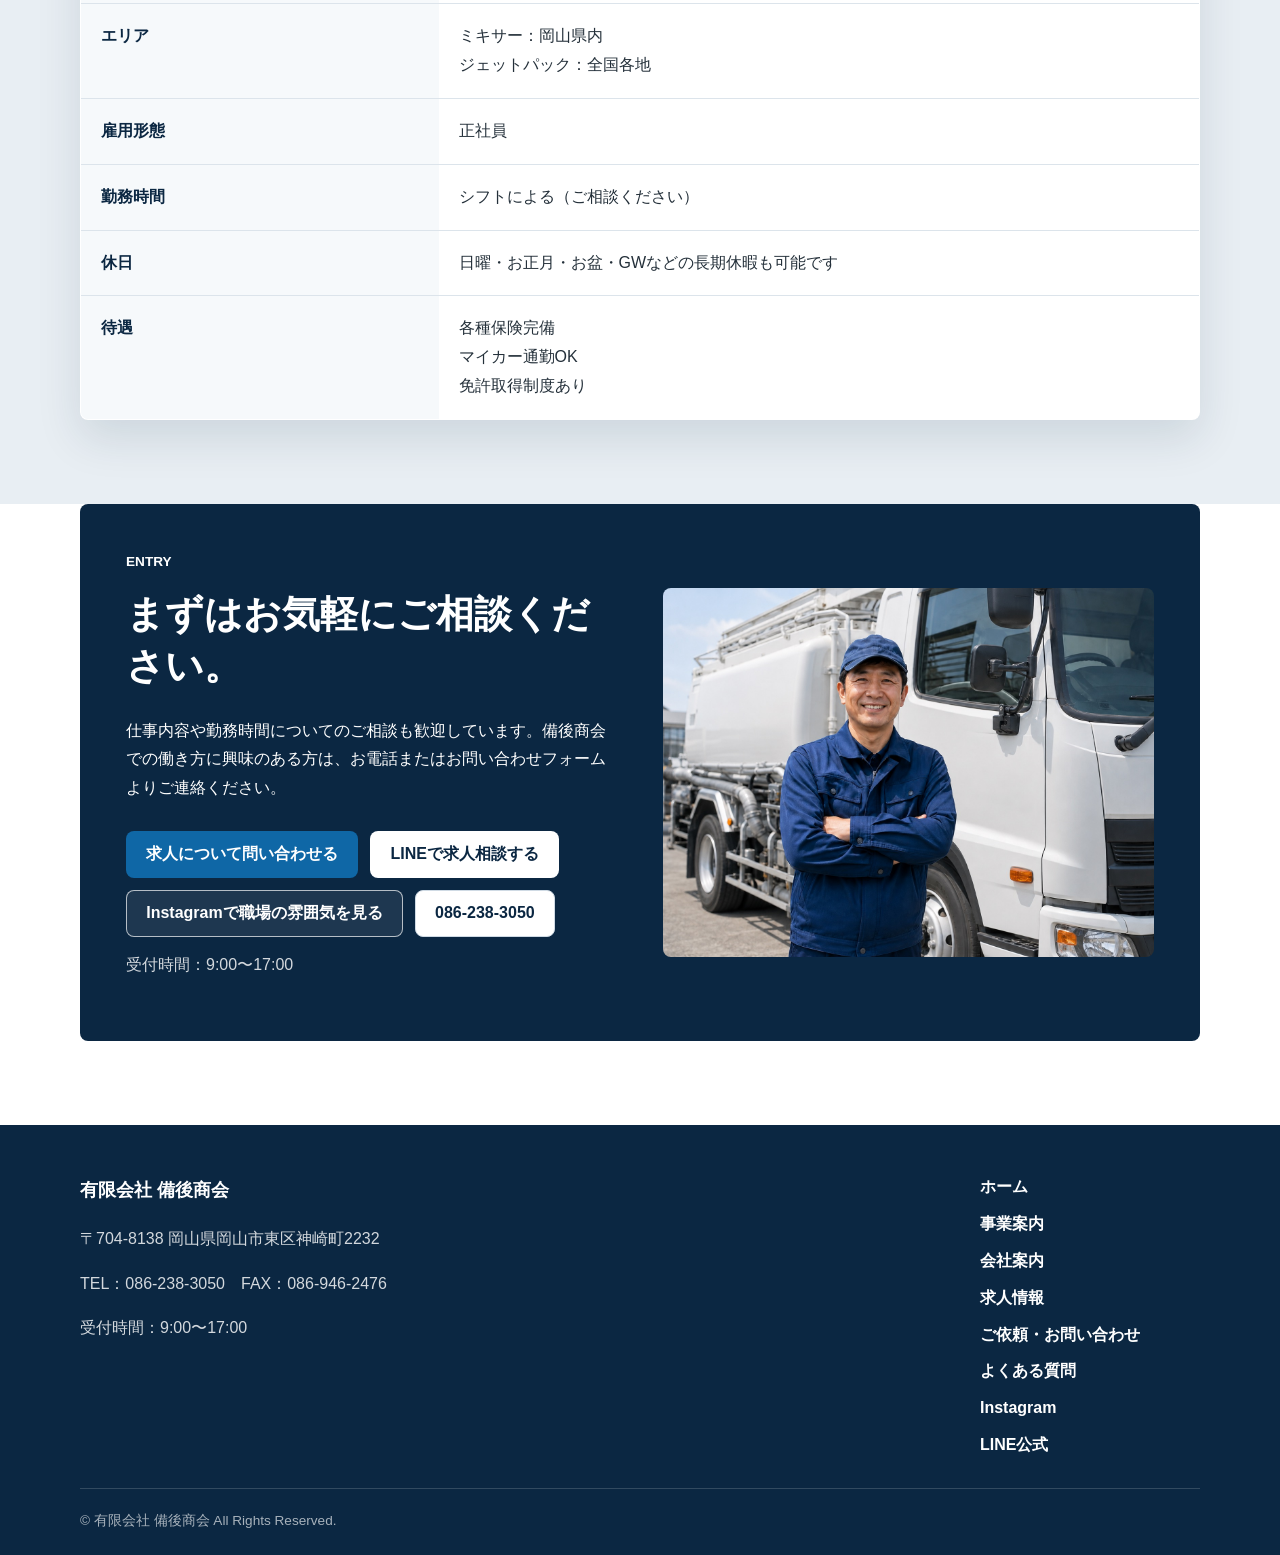
<file: recruit.html>
<!doctype html>
<html lang="ja">
  <head>
    <meta charset="utf-8">
    <meta name="viewport" content="width=device-width, initial-scale=1">
    <title>求人情報｜有限会社 備後商会｜大型ドライバー採用・岡山県岡山市</title>
    <meta name="description" content="有限会社備後商会では大型ドライバーを募集しています。ジェットパック車・ミキサー車のドライバーとして、岡山県内や全国各地の輸送業務に携わる仕事です。">
    <meta property="og:site_name" content="有限会社 備後商会">
    <meta property="og:type" content="website">
    <meta property="og:locale" content="ja_JP">
    <meta property="og:title" content="有限会社 備後商会｜岡山県岡山市の運送会社">
    <meta property="og:description" content="岡山県岡山市東区神崎町を拠点に、セメント輸送・ベントナイト輸送・生コンクリート輸送を行う有限会社備後商会の公式ホームページです。">
    <meta property="og:image" content="/public/images/ogp.jpg">
    <meta name="twitter:card" content="summary_large_image">
    <link rel="canonical" href="https://bingo-shoukai-homepage.netlify.app/recruit.html">
    <link rel="stylesheet" href="assets/styles.css">
    <script>
      // SNSリンク設定: URL確定後に "#" を実際のURLへ差し替えてください。
      const INSTAGRAM_URL = "https://www.instagram.com/bingo_shoukai?igsh=MWdjNWZ2a3luMzBnZQ==";
      const LINE_URL = "https://lin.ee/wEvdBQy";
      window.SOCIAL_LINKS = { INSTAGRAM_URL, LINE_URL };
    </script>
  </head>
  <body>
    <header class="site-header">
      <div class="header-top">
        <a class="brand" href="index.html" aria-label="有限会社 備後商会 ホーム">
          <span class="brand-mark">B</span>
          <span><span class="brand-name">有限会社 備後商会</span><span class="brand-sub">岡山県運送サービス</span></span>
        </a>
        <div class="header-actions">
          <a class="phone-link" href="tel:0862383050"><span class="phone-number">086-238-3050</span><span class="hours">受付時間 9:00〜17:00</span></a>
          <a class="btn btn-social" href="#" data-social="instagram" target="_blank" rel="noopener noreferrer">Instagram</a>
          <a class="btn btn-social btn-line" href="#" data-social="line" target="_blank" rel="noopener noreferrer">LINE公式</a>
          <a class="btn btn-primary" href="contact.html">お問い合わせ</a>
          <button class="menu-toggle" type="button" aria-label="メニューを開く" aria-controls="global-nav" aria-expanded="false"><span></span><span></span><span></span></button>
        </div>
      </div>
      <nav id="global-nav" class="global-nav" aria-label="グローバルナビゲーション">
        <a href="index.html">ホーム</a>
        <a href="business.html">事業案内</a>
        <a href="company.html">会社案内</a>
        <a class="is-active" href="recruit.html">求人情報</a>
        <a href="contact.html">ご依頼・お問い合わせ</a>
        <a href="faq.html">よくある質問</a>
        <a class="nav-social" href="#" data-social="instagram" target="_blank" rel="noopener noreferrer">Instagram</a>
        <a class="nav-social" href="#" data-social="line" target="_blank" rel="noopener noreferrer">LINE公式</a>
      </nav>
    </header>

    <main>
      <section class="page-hero page-hero-photo">
        <div>
          <p class="section-kicker">RECRUIT</p>
          <h1>求人情報</h1>
          <p class="page-copy">いい仕事は、良い環境から。</p>
          <p>有限会社 備後商会は、岡山県岡山市東区神崎町を拠点に運送業を展開し、現在も成長を続けています。大型ドライバーの求人では、ジェットパック車・ミキサー車などの輸送業務に携わる仲間を募集しています。社員一人ひとりがのびのびと働ける環境を整え、より良い仕事ができるように、制度や職場環境の改善に取り組んでいます。</p>
        </div>
        <figure class="photo-block">
          <!-- 写真差し替え: public/images/recruit-driver.jpg（ドライバー、トラック、作業風景、職場の雰囲気） -->
          <img decoding="async" loading="lazy" src="/public/images/recruit-driver.jpg" alt="備後商会で働く大型ドライバーのイメージ">
        </figure>
      </section>

      <section class="section">
        <div class="section-heading">
          <p class="section-kicker">POINT</p>
          <h2>備後商会で働く魅力</h2>
        </div>
        <div class="card-grid recruit-point-grid">
          <article class="simple-card">
            <h3>働きやすい環境づくり</h3>
            <p>社員がいきいきと働けるよう、無理のない働き方や相談しやすい環境づくりを大切にしています。</p>
          </article>
          <article class="simple-card">
            <h3>身体的負担を抑えた仕事</h3>
            <p>地域に密着した配送の仕事にも力を入れており、1日の拘束時間や身体的負担をできるだけ抑えられる環境づくりに努めています。</p>
          </article>
          <article class="simple-card">
            <h3>幅広い方が活躍しやすい</h3>
            <p>女性ドライバーや、体力に自信のない方でも活躍しやすい仕事があります。</p>
          </article>
          <article class="simple-card">
            <h3>入社後のフォロー体制</h3>
            <p>入社後は、頼れる先輩や上司のもとで仕事に慣れていけるよう、社内フォロー体制を整えています。</p>
          </article>
        </div>
      </section>

      <section class="section section-muted">
        <div class="section-heading">
          <p class="section-kicker">GUIDE</p>
          <h2>募集要項</h2>
        </div>
        <table class="info-table recruit-table">
          <tbody>
            <tr><th>職種</th><td>大型ドライバー（ジェットパック・ミキサー）</td></tr>
            <tr><th>給与</th><td>要相談</td></tr>
            <tr><th>エリア</th><td>ミキサー：岡山県内<br>ジェットパック：全国各地</td></tr>
            <tr><th>雇用形態</th><td>正社員</td></tr>
            <tr><th>勤務時間</th><td>シフトによる（ご相談ください）</td></tr>
            <tr><th>休日</th><td>日曜・お正月・お盆・GWなどの長期休暇も可能です</td></tr>
            <tr><th>待遇</th><td>各種保険完備<br>マイカー通勤OK<br>免許取得制度あり</td></tr>
          </tbody>
        </table>
      </section>

      <section class="section cta-split recruit-apply">
        <div class="cta-content">
          <p class="section-kicker">ENTRY</p>
          <h2>まずはお気軽にご相談ください。</h2>
          <p>仕事内容や勤務時間についてのご相談も歓迎しています。備後商会での働き方に興味のある方は、お電話またはお問い合わせフォームよりご連絡ください。</p>
          <div class="cta-buttons">
            <a class="btn btn-primary" href="contact.html">求人について問い合わせる</a>
            <a class="btn btn-light" href="#" data-social="line" target="_blank" rel="noopener noreferrer">LINEで求人相談する</a>
            <a class="btn btn-outline-light" href="#" data-social="instagram" target="_blank" rel="noopener noreferrer">Instagramで職場の雰囲気を見る</a>
            <a class="btn btn-secondary" href="tel:0862383050">086-238-3050</a>
          </div>
          <p class="note">受付時間：9:00〜17:00</p>
        </div>
        <figure class="photo-block">
          <!-- 写真差し替え: public/images/recruit-truck.jpg（トラック、作業風景、職場の雰囲気） -->
          <img decoding="async" loading="lazy" src="/public/images/recruit-truck.jpg" alt="備後商会の大型トラックと求人情報のイメージ">
        </figure>
      </section>
    </main>

    <footer class="site-footer">
      <div class="footer-inner">
        <div>
          <p class="footer-brand">有限会社 備後商会</p>
          <p>〒704-8138 岡山県岡山市東区神崎町2232</p>
          <p>TEL：086-238-3050　FAX：086-946-2476</p>
          <p>受付時間：9:00〜17:00</p>
        </div>
        <nav class="footer-nav" aria-label="フッターナビゲーション">
          <a href="index.html">ホーム</a><a href="business.html">事業案内</a><a href="company.html">会社案内</a><a href="recruit.html">求人情報</a><a href="contact.html">ご依頼・お問い合わせ</a><a href="faq.html">よくある質問</a><a href="#" data-social="instagram" target="_blank" rel="noopener noreferrer">Instagram</a><a href="#" data-social="line"  target="_blank" rel="noopener noreferrer">LINE公式</a>
        </nav>
      </div>
      <p class="copyright">© 有限会社 備後商会 All Rights Reserved.</p>
    </footer>
    <div class="mobile-quick-actions" aria-label="スマホ用お問い合わせ"><a href="tel:0862383050">電話する</a><a href="contact.html">お問い合わせ</a></div>
    <script src="assets/script.js"></script>
  </body>
</html>
</file>
<file: assets/styles.css>
:root {
  --navy: #0b2742;
  --navy-soft: #143a5f;
  --blue-gray: #e8eef3;
  --blue-gray-strong: #cfdae4;
  --ink: #24303a;
  --muted: #66737f;
  --line: #dce4eb;
  --white: #ffffff;
  --cta: #0f67a6;
  --accent: #c9962d;
  --shadow: 0 18px 45px rgba(11, 39, 66, 0.12);
  --radius: 8px;
  --max: 1120px;
}

* {
  box-sizing: border-box;
}

body {
  margin: 0;
  color: var(--ink);
  font-family: -apple-system, BlinkMacSystemFont, "Hiragino Sans", "Yu Gothic", "Yu Gothic UI", "Noto Sans JP", sans-serif;
  line-height: 1.8;
  background: var(--white);
  padding-bottom: 0;
}

img {
  display: block;
  max-width: 100%;
}

a {
  color: inherit;
  text-decoration: none;
}

p {
  margin: 0 0 1em;
}

h1,
h2,
h3 {
  color: var(--navy);
  line-height: 1.35;
  margin: 0 0 0.65em;
  letter-spacing: 0;
}

h1 {
  font-size: clamp(2.1rem, 5vw, 4.4rem);
  font-weight: 800;
}

h2 {
  font-size: clamp(1.7rem, 3vw, 2.6rem);
  font-weight: 800;
}

h3 {
  font-size: 1.22rem;
  font-weight: 800;
}

.site-header {
  position: sticky;
  top: 0;
  z-index: 50;
  background: rgba(255, 255, 255, 0.97);
  border-bottom: 1px solid var(--line);
  box-shadow: 0 5px 18px rgba(11, 39, 66, 0.06);
}

.header-top {
  width: min(100% - 32px, var(--max));
  min-height: 82px;
  margin: 0 auto;
  display: flex;
  align-items: center;
  justify-content: space-between;
  gap: 24px;
}

.brand {
  display: inline-flex;
  align-items: center;
  gap: 12px;
  min-width: 0;
}

.brand-mark {
  width: 48px;
  height: 48px;
  display: grid;
  place-items: center;
  flex: 0 0 48px;
  color: var(--white);
  background: var(--navy);
  border-radius: var(--radius);
  font-weight: 800;
  font-size: 1.35rem;
}

.brand-name,
.brand-sub {
  display: block;
}

.brand-name {
  font-weight: 800;
  color: var(--navy);
  font-size: 1.08rem;
}

.brand-sub {
  color: var(--muted);
  font-size: 0.86rem;
}

.header-actions {
  display: flex;
  align-items: center;
  gap: 14px;
}

.phone-link {
  display: flex;
  flex-direction: column;
  text-align: right;
  line-height: 1.25;
}

.phone-number {
  color: var(--navy);
  font-size: 1.22rem;
  font-weight: 800;
}

.hours {
  color: var(--muted);
  font-size: 0.8rem;
}

.btn {
  min-height: 46px;
  display: inline-flex;
  align-items: center;
  justify-content: center;
  gap: 8px;
  border-radius: var(--radius);
  border: 1px solid transparent;
  padding: 0.75rem 1.2rem;
  font-weight: 800;
  line-height: 1.3;
  transition: transform 0.2s ease, box-shadow 0.2s ease, background 0.2s ease;
}

.btn:hover {
  transform: translateY(-1px);
  box-shadow: 0 12px 28px rgba(11, 39, 66, 0.14);
}

.btn-primary {
  background: var(--cta);
  color: var(--white);
}

.btn-secondary {
  background: var(--white);
  color: var(--navy);
  border-color: var(--blue-gray-strong);
}

.btn-social {
  min-height: 40px;
  padding: 0.55rem 0.9rem;
  color: var(--navy);
  background: var(--blue-gray);
  border-color: var(--blue-gray-strong);
  font-size: 0.88rem;
}

.btn-line {
  color: var(--white);
  background: var(--navy-soft);
  border-color: var(--navy-soft);
}

.btn-light {
  background: var(--white);
  color: var(--navy);
}

.btn-outline-light {
  color: var(--white);
  border-color: rgba(255, 255, 255, 0.68);
  background: rgba(255, 255, 255, 0.08);
}

.global-nav {
  width: min(100% - 32px, var(--max));
  margin: 0 auto;
  display: flex;
  justify-content: flex-end;
  gap: 2px;
  border-top: 1px solid var(--line);
}

.global-nav a {
  color: var(--ink);
  font-weight: 800;
  padding: 14px 13px;
  border-bottom: 3px solid transparent;
  font-size: 0.94rem;
}

.global-nav a:hover,
.global-nav a.is-active {
  color: var(--cta);
  border-bottom-color: var(--cta);
}

.global-nav a.nav-social {
  color: var(--navy);
  background: #f5f8fb;
}

.menu-toggle {
  display: none;
  width: 46px;
  height: 46px;
  border: 1px solid var(--line);
  border-radius: var(--radius);
  background: var(--white);
  padding: 11px;
}

.menu-toggle span {
  display: block;
  height: 2px;
  background: var(--navy);
  margin: 5px 0;
}

.hero {
  position: relative;
  min-height: min(720px, calc(100vh - 80px));
  display: flex;
  align-items: center;
  overflow: hidden;
  background: var(--navy);
}

.hero-image,
.hero-overlay {
  position: absolute;
  inset: 0;
}

.hero-image {
  width: 100%;
  height: 100%;
  object-fit: cover;
}

.hero-overlay {
  background: linear-gradient(90deg, rgba(8, 31, 53, 0.88), rgba(8, 31, 53, 0.6), rgba(8, 31, 53, 0.26));
}

.hero-content {
  position: relative;
  width: min(100% - 32px, var(--max));
  margin: 0 auto;
  padding: 88px 0 104px;
  color: var(--white);
}

.hero-content h1 {
  color: var(--white);
  max-width: 780px;
}

.hero-lead {
  max-width: 720px;
  font-size: 1.04rem;
}

.eyebrow,
.section-kicker {
  color: var(--accent);
  font-weight: 900;
  letter-spacing: 0;
  margin: 0 0 0.85rem;
  font-size: 0.85rem;
}

.hero-buttons,
.cta-buttons {
  display: flex;
  flex-wrap: wrap;
  gap: 12px;
  margin-top: 28px;
}

.section {
  width: min(100% - 32px, var(--max));
  margin: 0 auto;
  padding: 84px 0;
}

.section-muted {
  width: 100%;
  max-width: none;
  background: var(--blue-gray);
  padding-left: max(16px, calc((100% - var(--max)) / 2));
  padding-right: max(16px, calc((100% - var(--max)) / 2));
}

.section-heading {
  max-width: 760px;
  margin-bottom: 34px;
}

.section-heading p:last-child {
  color: var(--muted);
}

.two-column,
.cta-split,
.service-detail,
.page-hero-photo,
.contact-layout {
  display: grid;
  grid-template-columns: minmax(0, 1fr) minmax(0, 1fr);
  gap: 46px;
  align-items: center;
}

.align-start {
  align-items: start;
}

.text-link {
  display: inline-flex;
  align-items: center;
  color: var(--cta);
  font-weight: 800;
  border-bottom: 2px solid var(--cta);
  padding-bottom: 3px;
}

.photo-block,
.card-photo {
  position: relative;
  overflow: hidden;
  border-radius: var(--radius);
  background: var(--blue-gray-strong);
  box-shadow: var(--shadow);
  margin: 0;
}

.photo-block {
  aspect-ratio: 4 / 3;
}

.card-photo {
  aspect-ratio: 16 / 10;
  box-shadow: none;
  border-radius: var(--radius) var(--radius) 0 0;
}

.photo-block img,
.card-photo img {
  width: 100%;
  height: 100%;
  object-fit: cover;
}

.card-grid {
  display: grid;
  grid-template-columns: repeat(3, minmax(0, 1fr));
  gap: 24px;
}

.service-card,
.simple-card,
.reason-card,
.tel-card,
.contact-choice-card {
  background: var(--white);
  border: 1px solid var(--line);
  border-radius: var(--radius);
  box-shadow: var(--shadow);
}

.service-card {
  overflow: hidden;
}

.card-body,
.simple-card,
.reason-card,
.tel-card,
.contact-choice-card {
  padding: 24px;
}

.card-body p,
.simple-card p,
.reason-card p {
  color: var(--muted);
}

.reason-grid {
  display: grid;
  grid-template-columns: repeat(3, minmax(0, 1fr));
  gap: 24px;
}

.reason-icon {
  display: inline-grid;
  place-items: center;
  width: 48px;
  height: 48px;
  margin-bottom: 16px;
  border-radius: var(--radius);
  background: var(--blue-gray);
  color: var(--navy);
  font-weight: 900;
}

.cta-split {
  background: var(--navy);
  color: var(--white);
  border-radius: var(--radius);
  padding: 46px;
  margin-top: 34px;
  margin-bottom: 84px;
}

.cta-split h2,
.cta-split p {
  color: var(--white);
}

.cta-split .photo-block {
  box-shadow: none;
}

.final-cta {
  text-align: center;
  background: var(--blue-gray);
  border-radius: var(--radius);
  padding: 56px 24px;
  margin-bottom: 84px;
}

.final-cta h2 {
  max-width: 760px;
  margin-left: auto;
  margin-right: auto;
}

.final-cta p {
  max-width: 680px;
  margin-left: auto;
  margin-right: auto;
}

.final-cta .cta-buttons,
.final-cta .btn {
  justify-content: center;
}

.aio-summary .section-heading {
  max-width: 900px;
}

.fact-list {
  display: grid;
  grid-template-columns: repeat(3, minmax(0, 1fr));
  gap: 16px;
  margin: 26px 0 0;
}

.fact-list div {
  min-height: 120px;
  padding: 22px;
  border: 1px solid var(--line);
  border-radius: var(--radius);
  background: var(--white);
  box-shadow: var(--shadow);
}

.fact-list dt {
  color: var(--navy);
  font-weight: 900;
  margin-bottom: 8px;
}

.fact-list dd {
  margin: 0;
  color: var(--muted);
}

.page-hero {
  width: min(100% - 32px, var(--max));
  margin: 0 auto;
  padding: 72px 0 48px;
}

.page-hero + .section {
  padding-top: 42px;
}

.page-hero > p:not(.section-kicker),
.page-hero-photo > div > p:not(.section-kicker) {
  max-width: 790px;
  color: var(--muted);
}

.page-copy {
  color: var(--navy) !important;
  font-size: clamp(1.35rem, 3vw, 2rem);
  font-weight: 800;
  margin-bottom: 0.5em;
}

.service-detail {
  gap: 56px;
}

.service-detail-reverse .photo-block {
  order: 2;
}

.info-table {
  width: 100%;
  border-collapse: collapse;
  background: var(--white);
  border: 1px solid var(--line);
  border-radius: var(--radius);
  overflow: hidden;
  box-shadow: var(--shadow);
}

.info-table th,
.info-table td {
  padding: 18px 20px;
  border-bottom: 1px solid var(--line);
  text-align: left;
  vertical-align: top;
}

.info-table th {
  width: 32%;
  color: var(--navy);
  background: #f6f9fb;
  font-weight: 800;
}

.info-table tr:last-child th,
.info-table tr:last-child td {
  border-bottom: 0;
}

.map-placeholder {
  min-height: 360px;
  display: grid;
  place-items: center;
  color: #5d6a75;
  font-weight: 800;
  border: 1px solid var(--blue-gray-strong);
  border-radius: var(--radius);
  background: repeating-linear-gradient(135deg, #f7f9fb 0 16px, #e2eaf1 16px 32px);
}

.recruit-point-grid {
  grid-template-columns: repeat(2, minmax(0, 1fr));
}

.recruit-table {
  max-width: var(--max);
  margin: 0 auto;
}

.recruit-apply {
  margin-top: 0;
}

.note {
  color: rgba(255, 255, 255, 0.82) !important;
  margin-top: 14px;
}

.contact-layout {
  align-items: start;
}

.contact-form {
  display: grid;
  gap: 18px;
  padding: 30px;
  background: var(--white);
  border: 1px solid var(--line);
  border-radius: var(--radius);
  box-shadow: var(--shadow);
}

.form-row {
  display: grid;
  gap: 8px;
}

label {
  color: var(--navy);
  font-weight: 800;
}

input,
textarea {
  width: 100%;
  border: 1px solid var(--blue-gray-strong);
  border-radius: var(--radius);
  padding: 0.9rem 1rem;
  font: inherit;
  color: var(--ink);
  background: #fbfdfe;
}

input:focus,
textarea:focus {
  outline: 3px solid rgba(15, 103, 166, 0.2);
  border-color: var(--cta);
}

.form-submit {
  width: fit-content;
  min-width: 180px;
  margin-top: 8px;
}

.contact-side {
  display: grid;
  gap: 22px;
}

.contact-choice-card h2,
.tel-card h2 {
  font-size: 1.45rem;
}

.tel-large {
  display: inline-block;
  color: var(--cta);
  font-size: clamp(1.6rem, 4vw, 2.2rem);
  font-weight: 900;
  margin: 6px 0 4px;
}

.contact-choice-list {
  display: grid;
  gap: 12px;
}

.contact-choice {
  display: grid;
  gap: 2px;
  padding: 16px;
  border: 1px solid var(--line);
  border-radius: var(--radius);
  background: #f8fbfd;
}

.contact-choice:hover {
  border-color: var(--cta);
  box-shadow: 0 10px 22px rgba(11, 39, 66, 0.1);
}

.contact-choice span {
  color: var(--muted);
  font-size: 0.86rem;
  font-weight: 800;
}

.contact-choice strong {
  color: var(--navy);
  font-size: 1.08rem;
}

.contact-choice small {
  color: var(--muted);
  line-height: 1.6;
}

.faq-section {
  display: grid;
  gap: 16px;
  padding-top: 36px;
}

.faq-item {
  padding: 24px;
  border: 1px solid var(--line);
  border-radius: var(--radius);
  background: var(--white);
  box-shadow: var(--shadow);
}

.faq-item h2 {
  font-size: 1.22rem;
  margin-bottom: 0.45em;
}

.faq-item p {
  color: var(--muted);
  margin-bottom: 0;
}

.site-footer {
  background: var(--navy);
  color: rgba(255, 255, 255, 0.82);
  padding: 48px 0 22px;
}

.footer-inner {
  width: min(100% - 32px, var(--max));
  margin: 0 auto;
  display: flex;
  justify-content: space-between;
  gap: 32px;
}

.footer-brand {
  color: var(--white);
  font-weight: 900;
  font-size: 1.15rem;
}

.footer-nav {
  display: grid;
  gap: 8px;
  min-width: 220px;
}

.footer-nav a {
  color: var(--white);
  font-weight: 800;
}

.copyright {
  width: min(100% - 32px, var(--max));
  margin: 28px auto 0;
  padding-top: 20px;
  border-top: 1px solid rgba(255, 255, 255, 0.16);
  color: rgba(255, 255, 255, 0.64);
  font-size: 0.85rem;
}

.mobile-quick-actions {
  display: none;
}

@media (max-width: 900px) {
  body {
    padding-bottom: 64px;
  }

  .header-top {
    min-height: 70px;
  }

  .brand-mark {
    width: 42px;
    height: 42px;
    flex-basis: 42px;
  }

  .brand-name {
    font-size: 0.98rem;
  }

  .brand-sub {
    font-size: 0.76rem;
  }

  .phone-link,
  .header-actions > .btn {
    display: none;
  }

  .menu-toggle {
    display: block;
  }

  .global-nav {
    display: none;
    width: 100%;
    padding: 8px 16px 16px;
    border-top: 1px solid var(--line);
    background: var(--white);
  }

  .site-header.is-open .global-nav {
    display: grid;
  }

  .global-nav a {
    padding: 13px 8px;
    border-bottom: 1px solid var(--line);
  }

  .global-nav a.nav-social {
    display: block;
    padding: 14px 12px;
    background: var(--blue-gray);
    border: 1px solid var(--line);
    border-radius: var(--radius);
    text-align: center;
  }

  .hero {
    min-height: auto;
  }

  .hero-overlay {
    background: rgba(8, 31, 53, 0.76);
  }

  .hero-content {
    padding: 72px 0 84px;
  }

  .hero-buttons,
  .cta-buttons {
    display: grid;
    grid-template-columns: 1fr;
  }

  .section,
  .page-hero {
    padding: 58px 0;
  }

  .section-muted {
    padding-top: 58px;
    padding-bottom: 58px;
  }

  .two-column,
  .cta-split,
  .service-detail,
  .page-hero-photo,
  .contact-layout {
    grid-template-columns: 1fr;
    gap: 28px;
  }

  .contact-side {
    order: -1;
  }

  .service-detail-reverse .photo-block {
    order: 0;
  }

  .card-grid,
  .reason-grid,
  .fact-list,
  .recruit-point-grid {
    grid-template-columns: 1fr;
  }

  .cta-split {
    width: calc(100% - 32px);
    padding: 30px 22px;
    margin-bottom: 58px;
  }

  .final-cta {
    margin-bottom: 58px;
  }

  .footer-inner {
    display: grid;
  }

  .mobile-quick-actions {
    position: fixed;
    left: 0;
    right: 0;
    bottom: 0;
    z-index: 70;
    display: grid;
    grid-template-columns: 1fr 1fr;
    background: var(--white);
    border-top: 1px solid var(--line);
    box-shadow: 0 -8px 22px rgba(11, 39, 66, 0.12);
  }

  .mobile-quick-actions a {
    min-height: 58px;
    display: grid;
    place-items: center;
    font-weight: 900;
    color: var(--white);
    background: var(--navy);
  }

  .mobile-quick-actions a + a {
    background: var(--cta);
  }
}

@media (max-width: 560px) {
  .header-top,
  .section,
  .page-hero,
  .footer-inner,
  .copyright {
    width: min(100% - 24px, var(--max));
  }

  .hero-content {
    width: min(100% - 24px, var(--max));
  }

  .btn {
    width: 100%;
    min-height: 48px;
    padding: 0.78rem 1rem;
  }

  .info-table,
  .info-table tbody,
  .info-table tr,
  .info-table th,
  .info-table td {
    display: block;
    width: 100%;
  }

  .info-table th {
    border-bottom: 0;
    padding-bottom: 6px;
  }

  .info-table td {
    padding-top: 6px;
  }

  .contact-form {
    padding: 22px 16px;
  }
}
</file>
